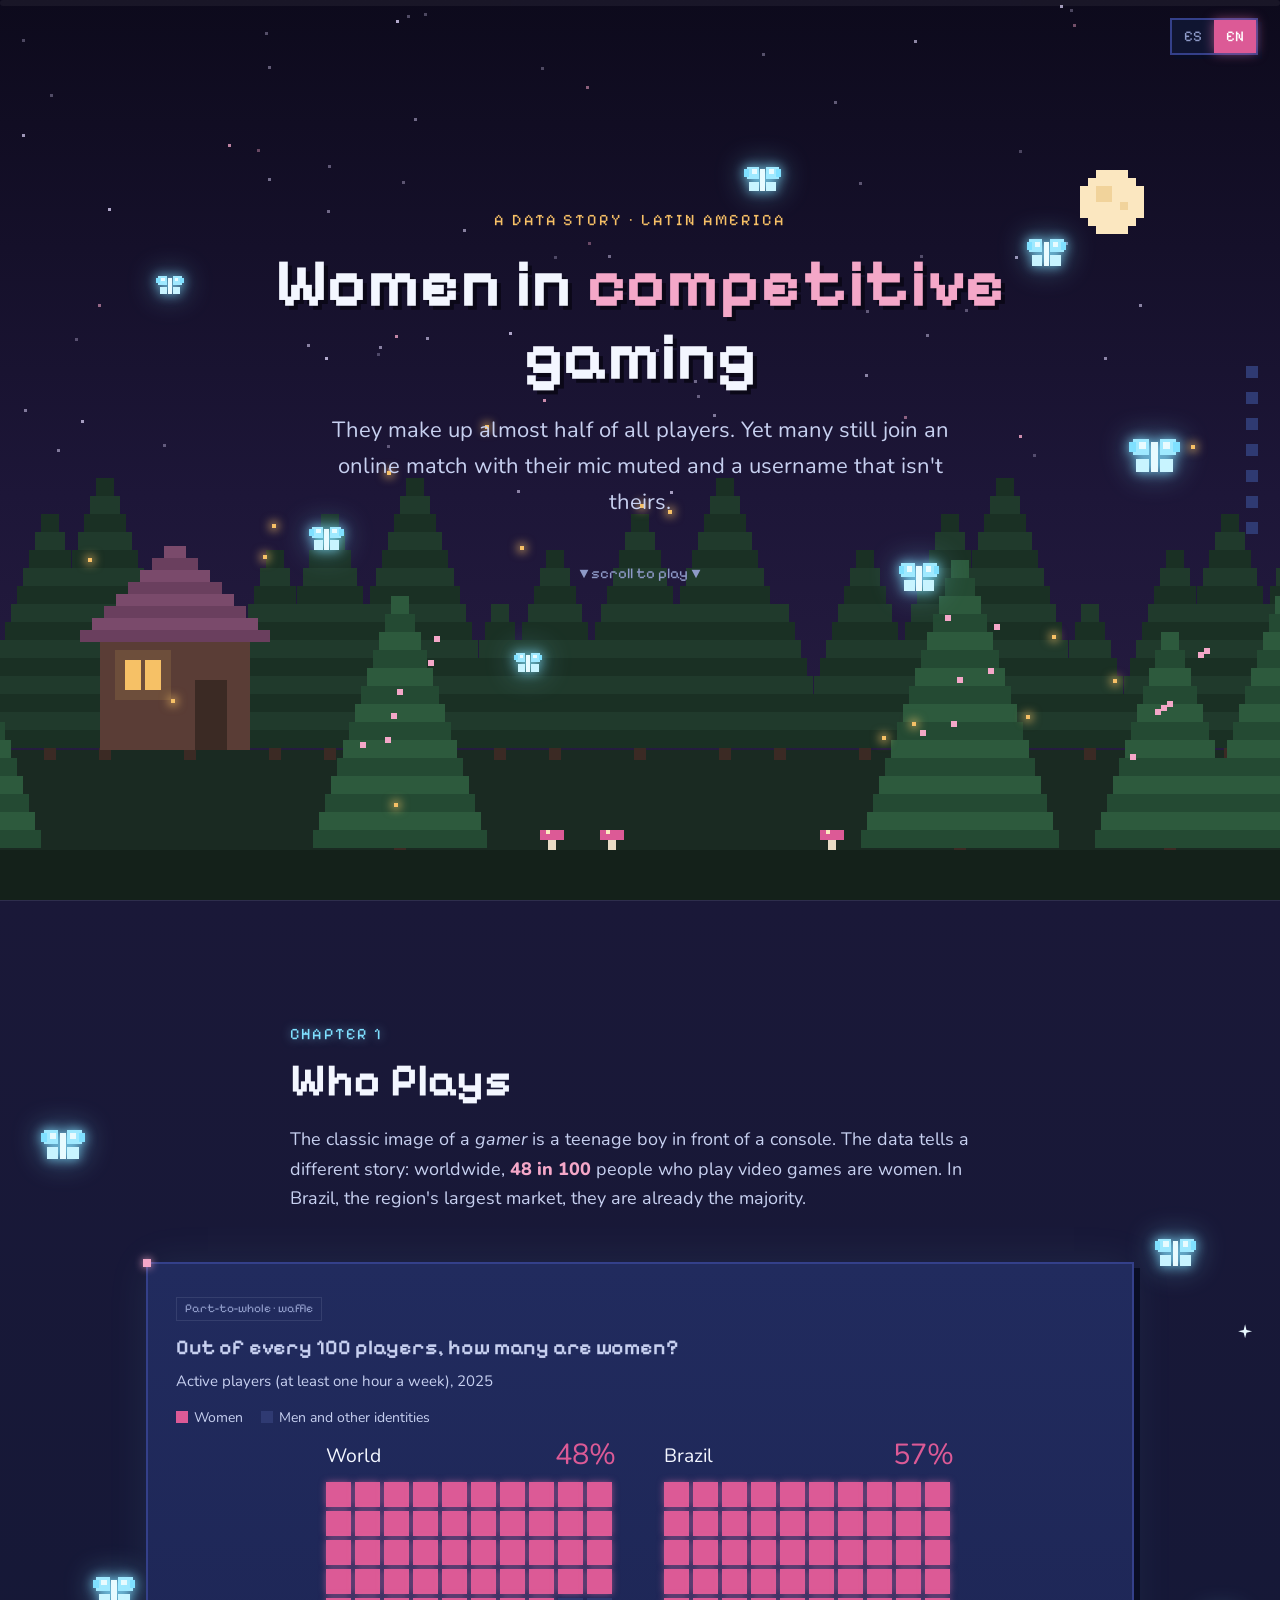
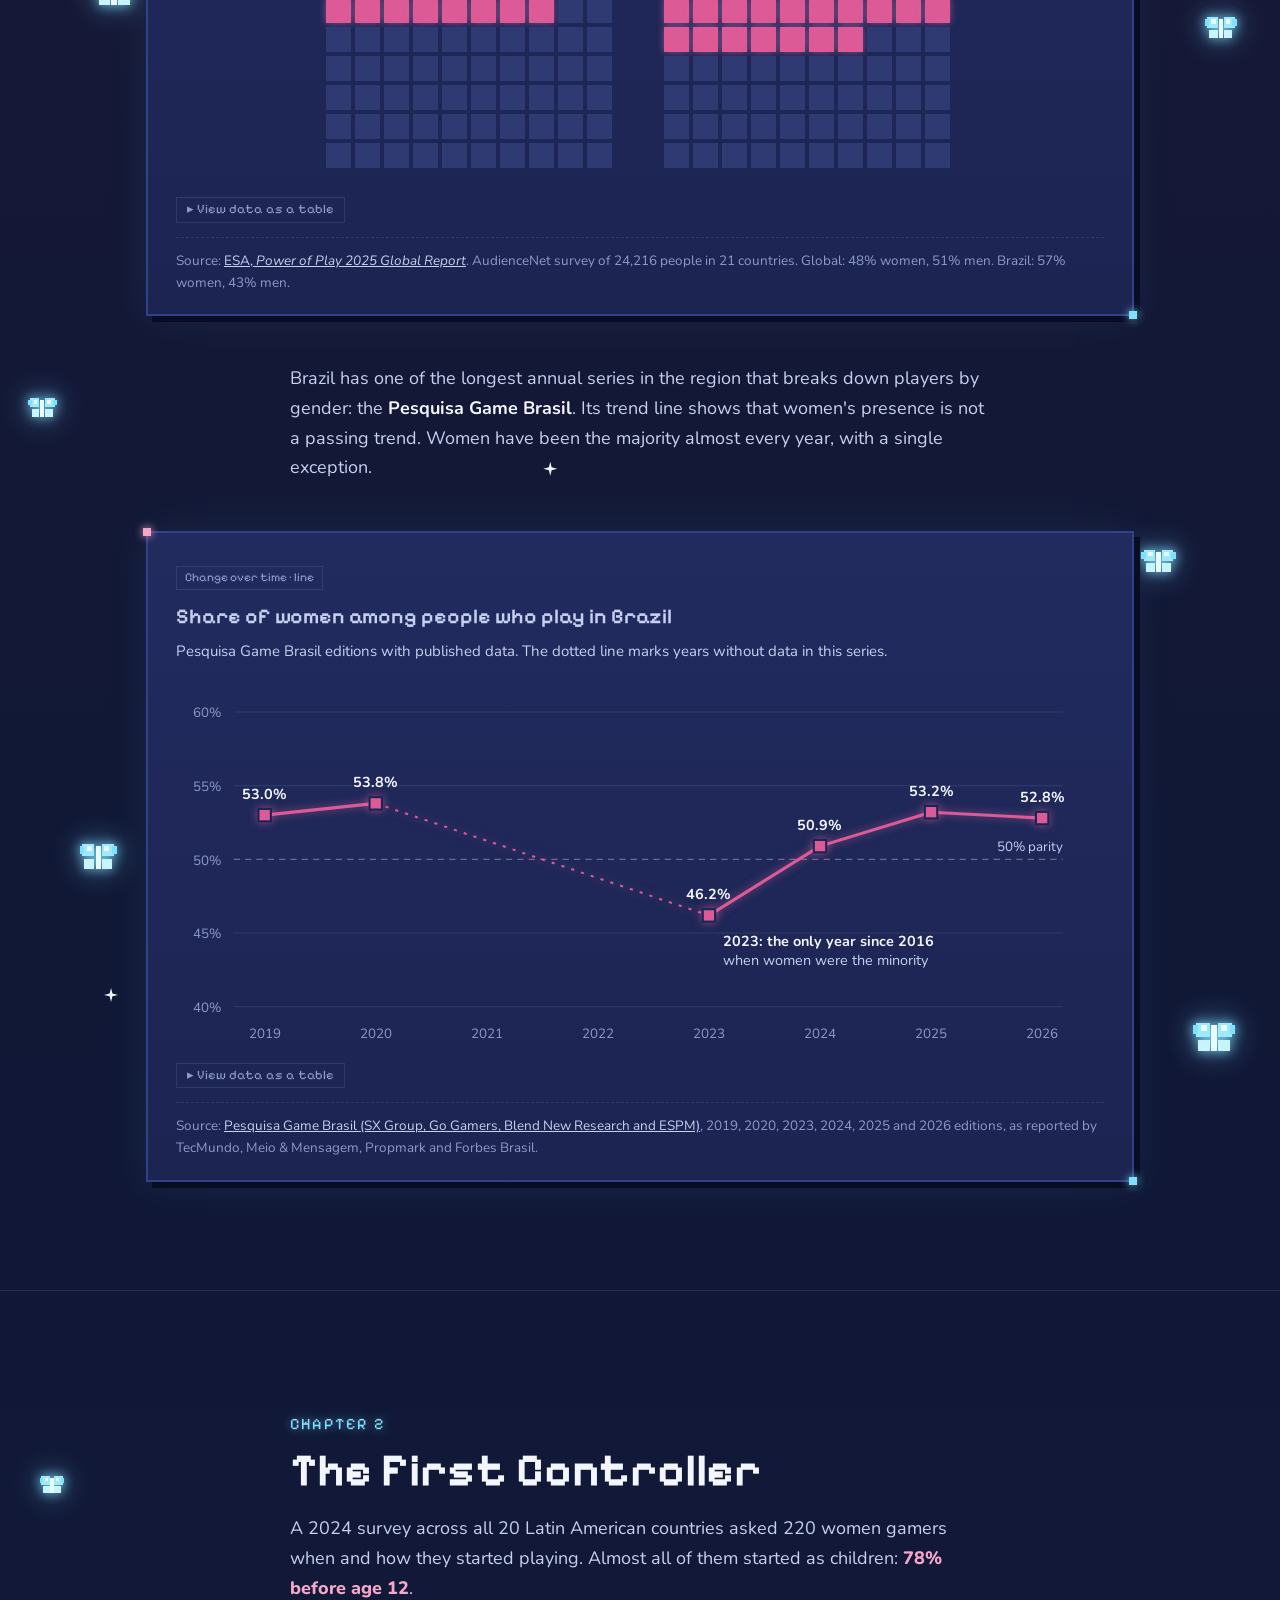
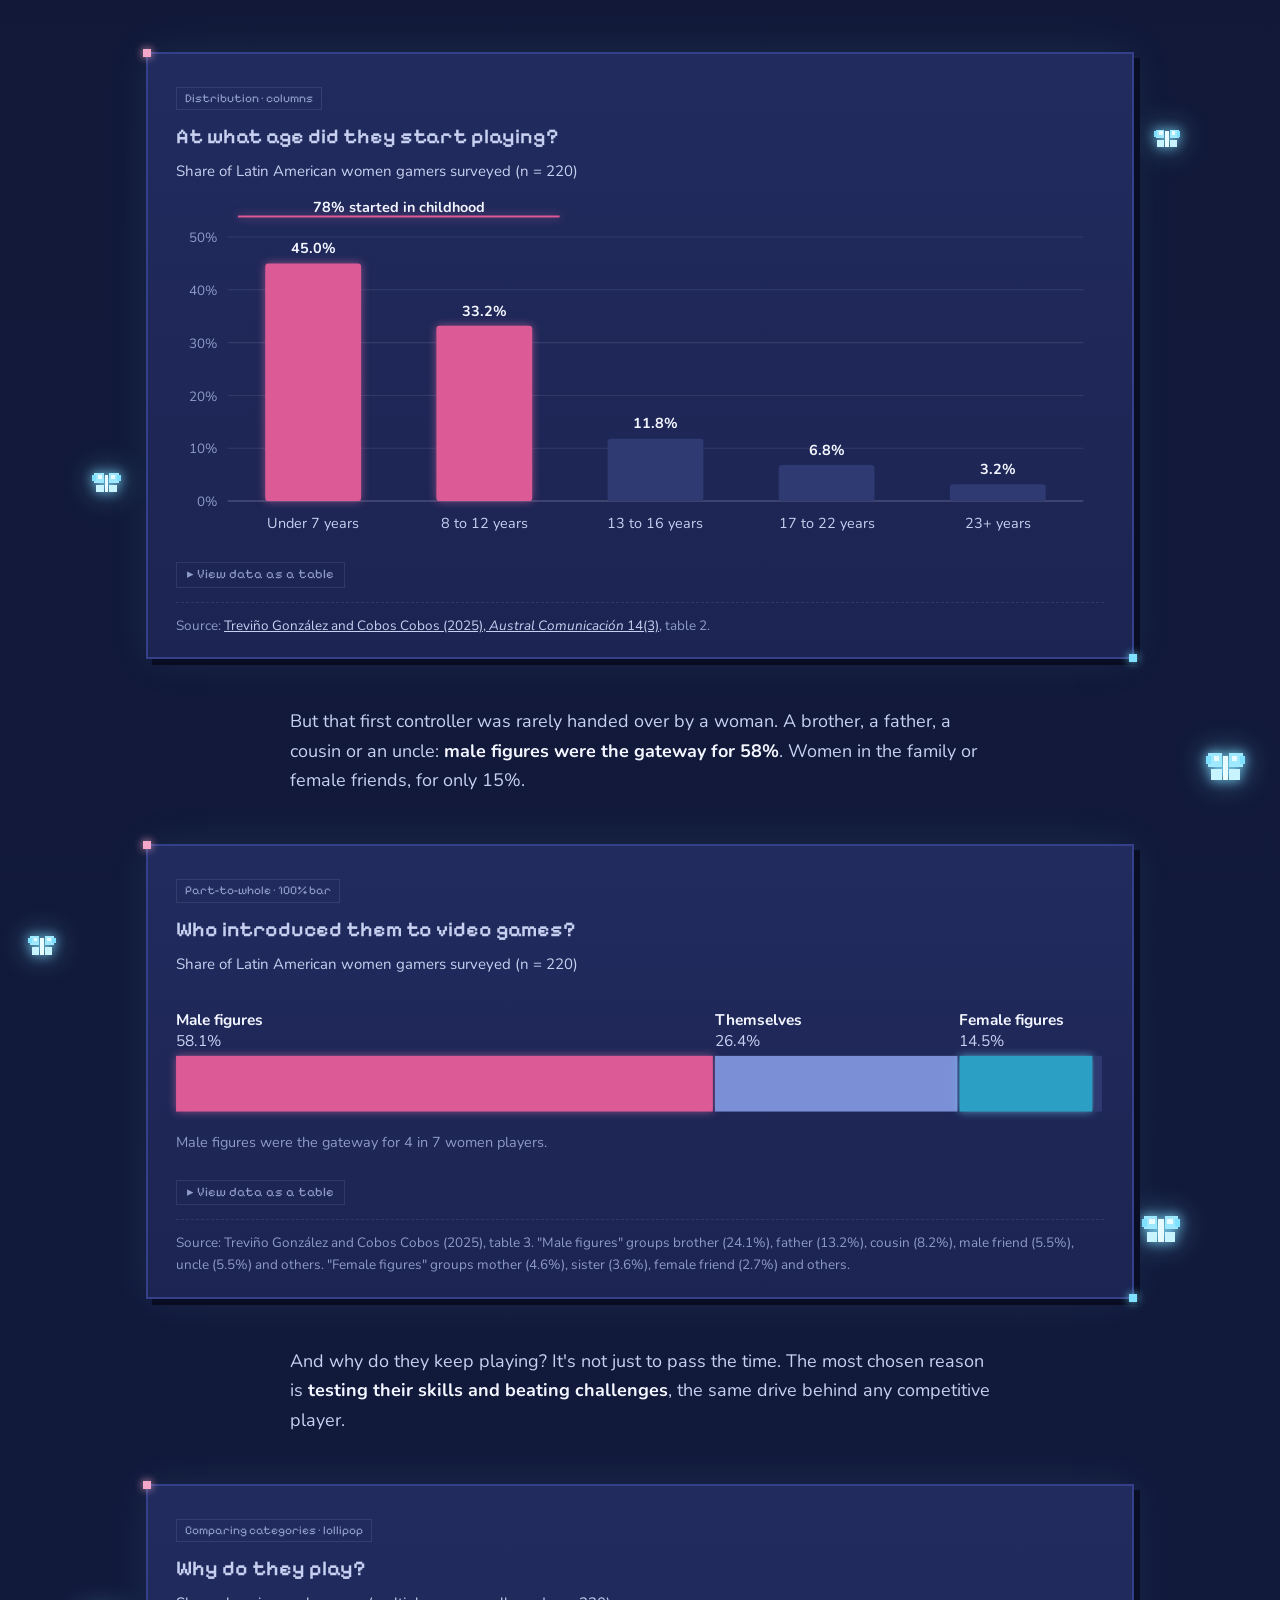
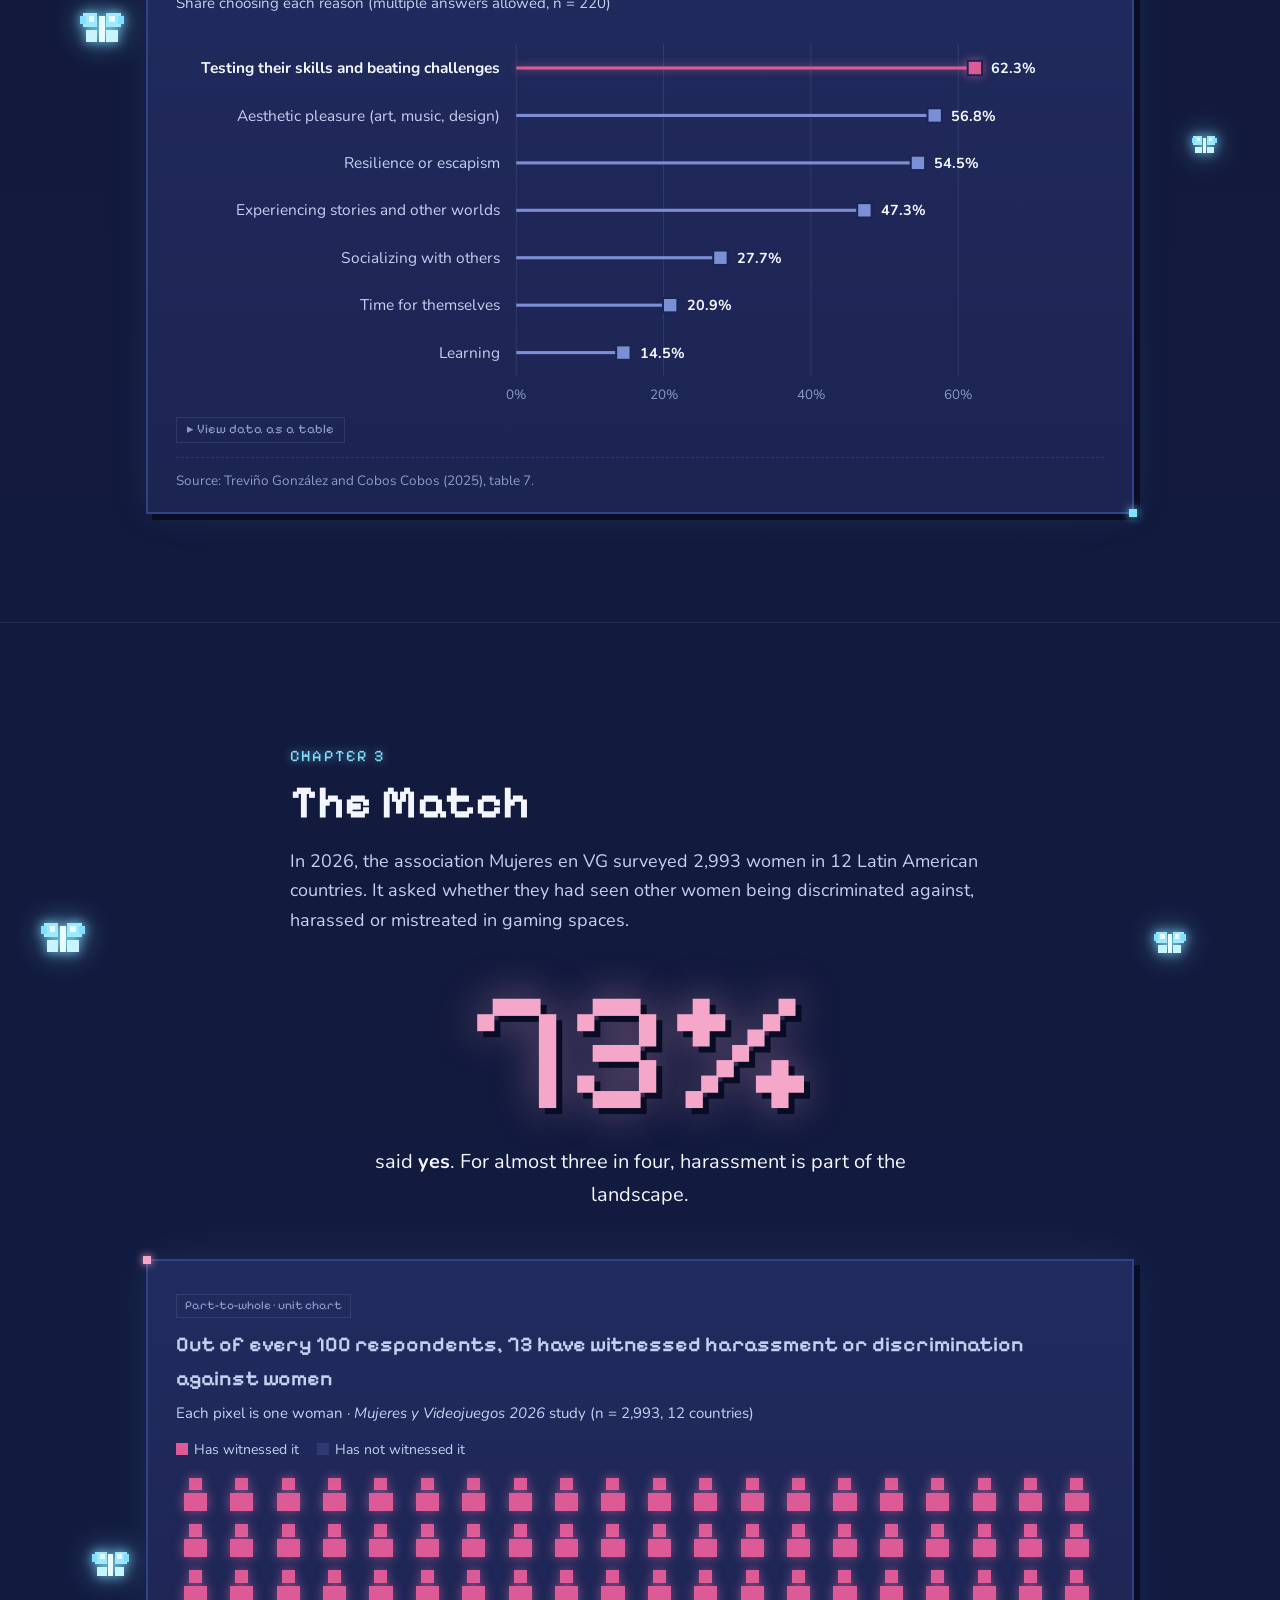
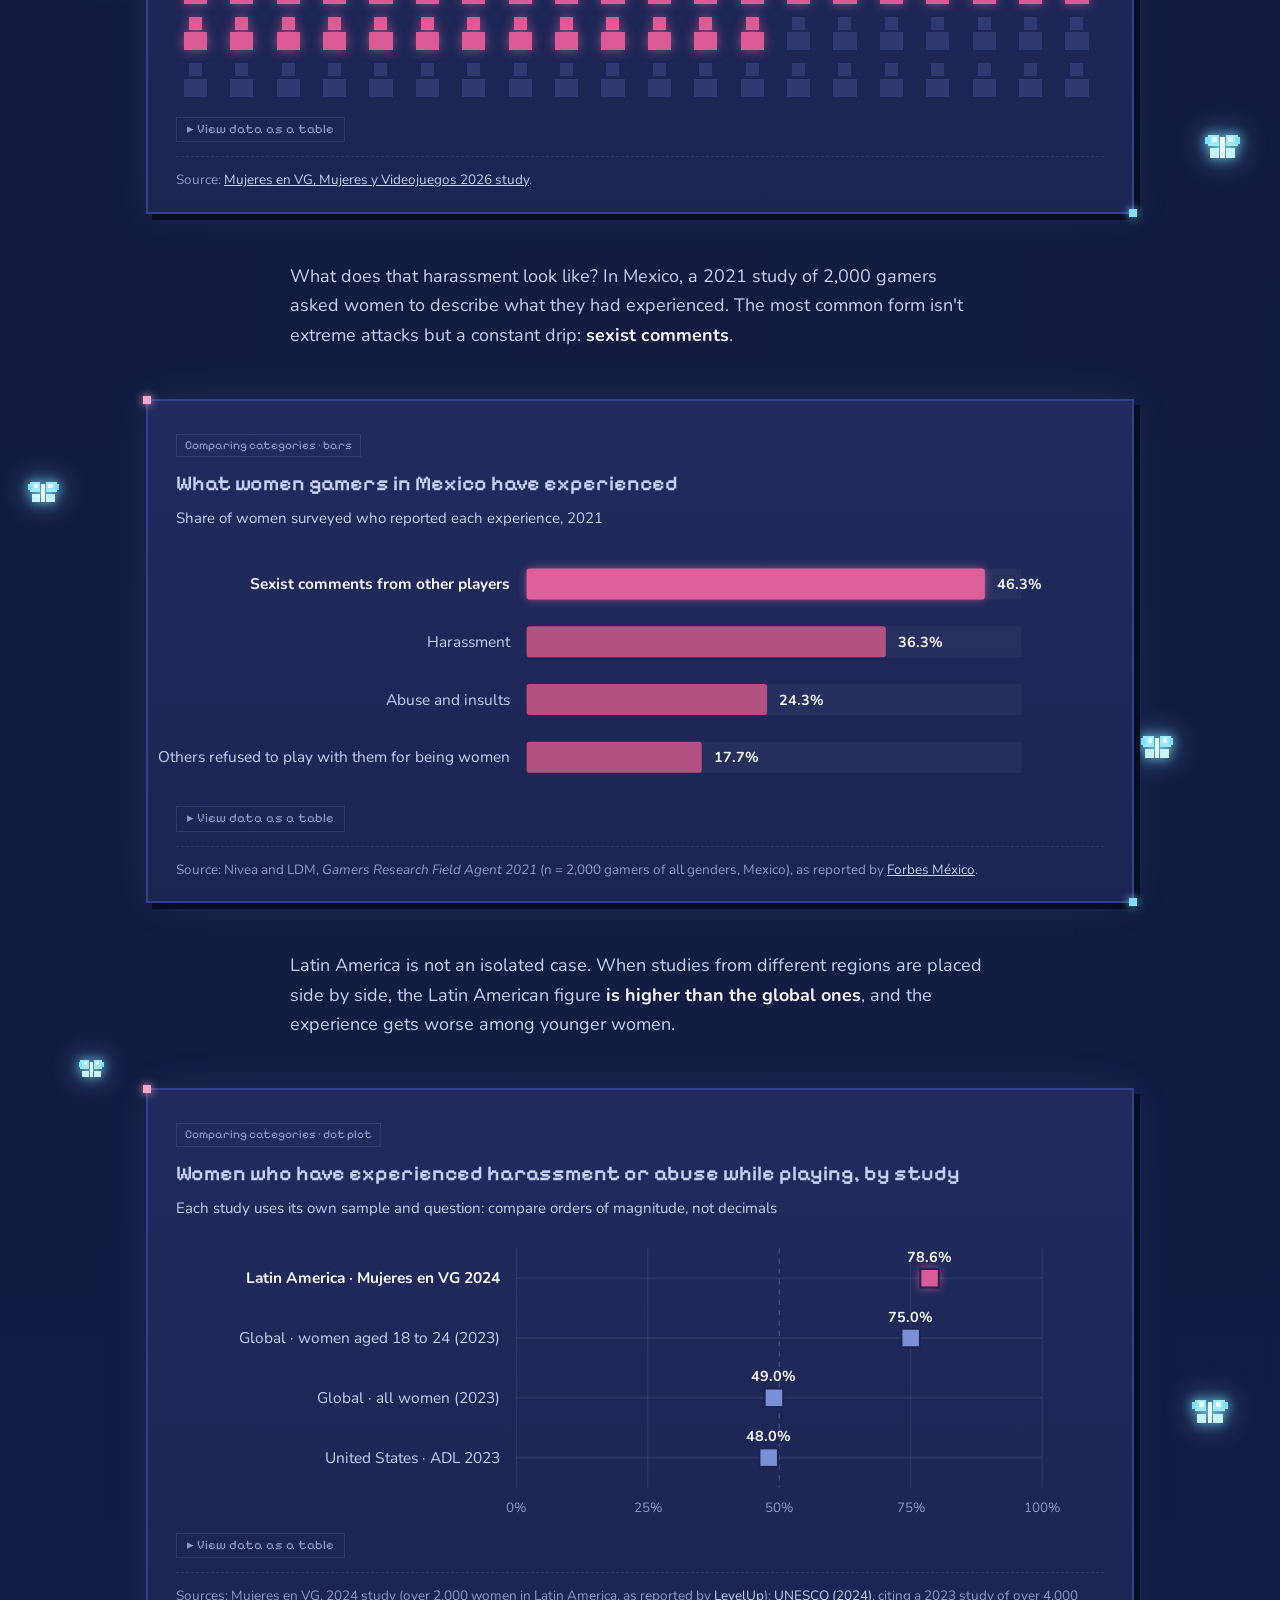
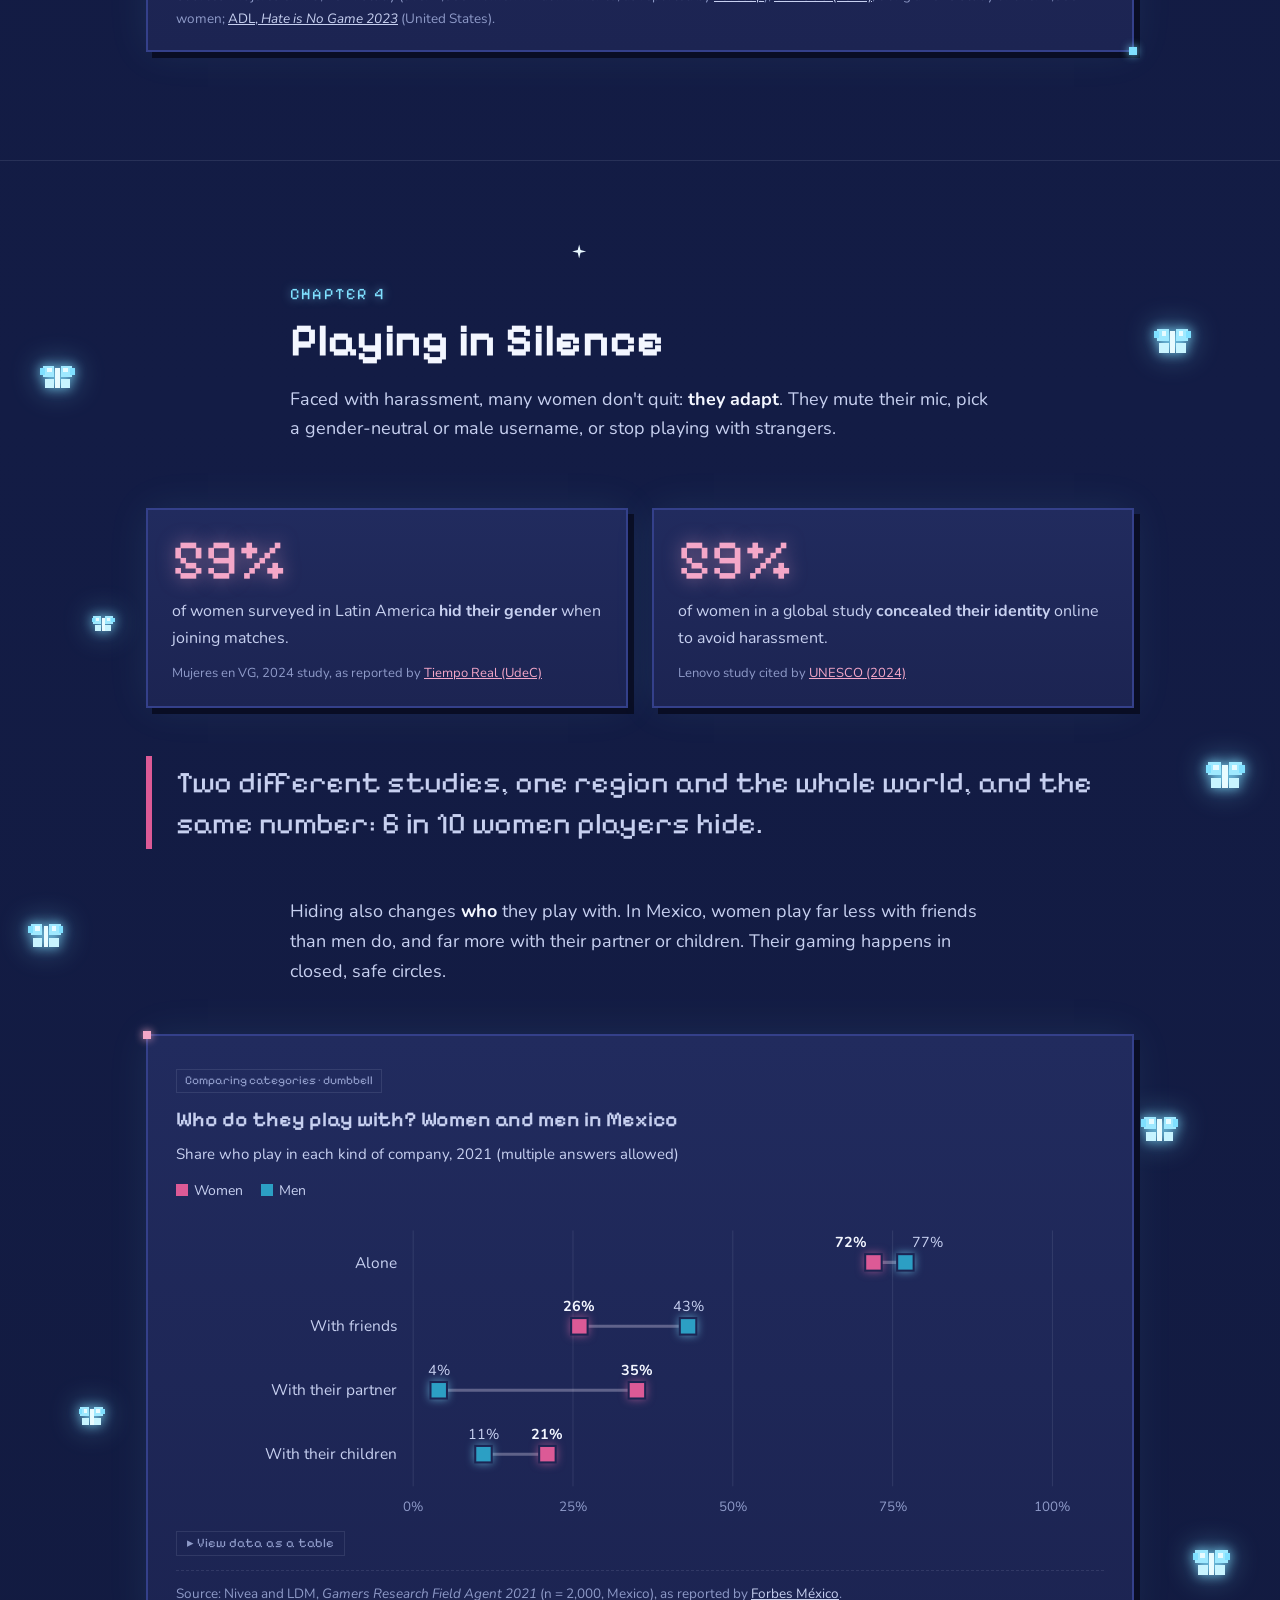
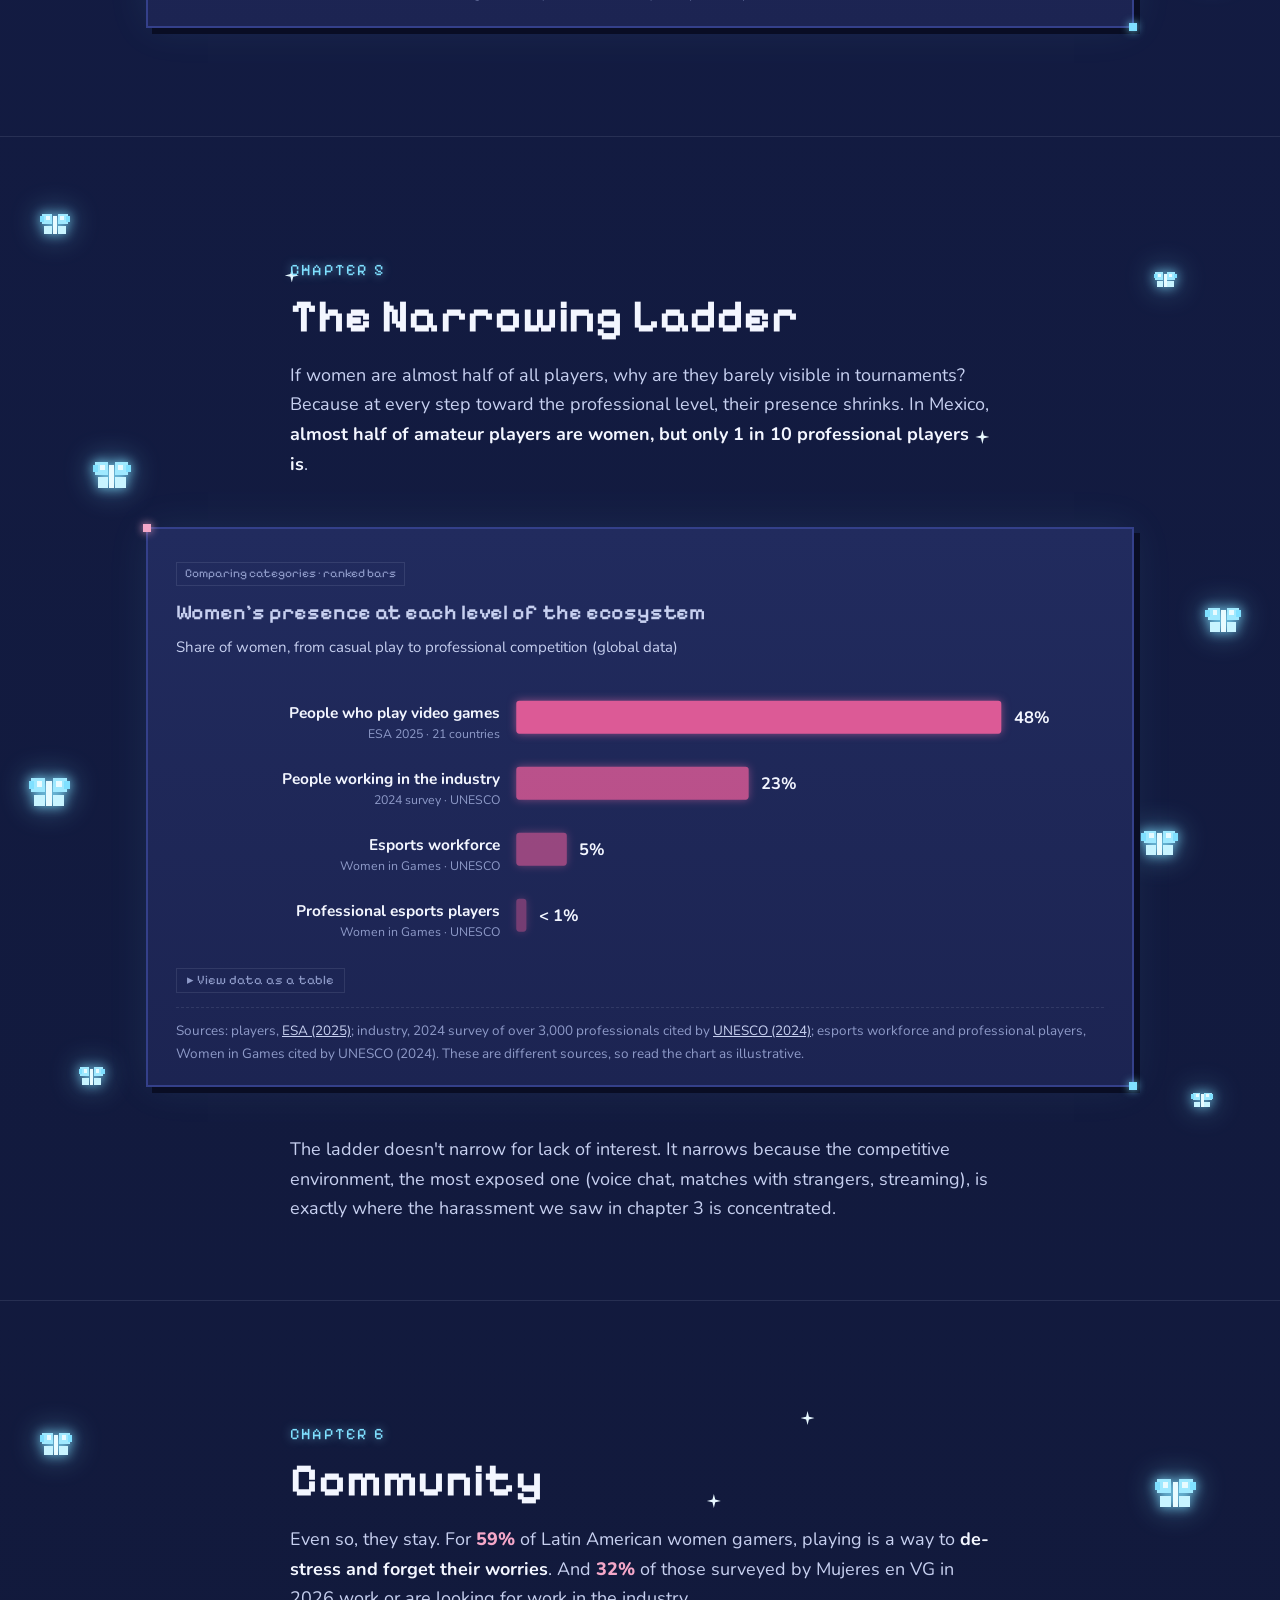
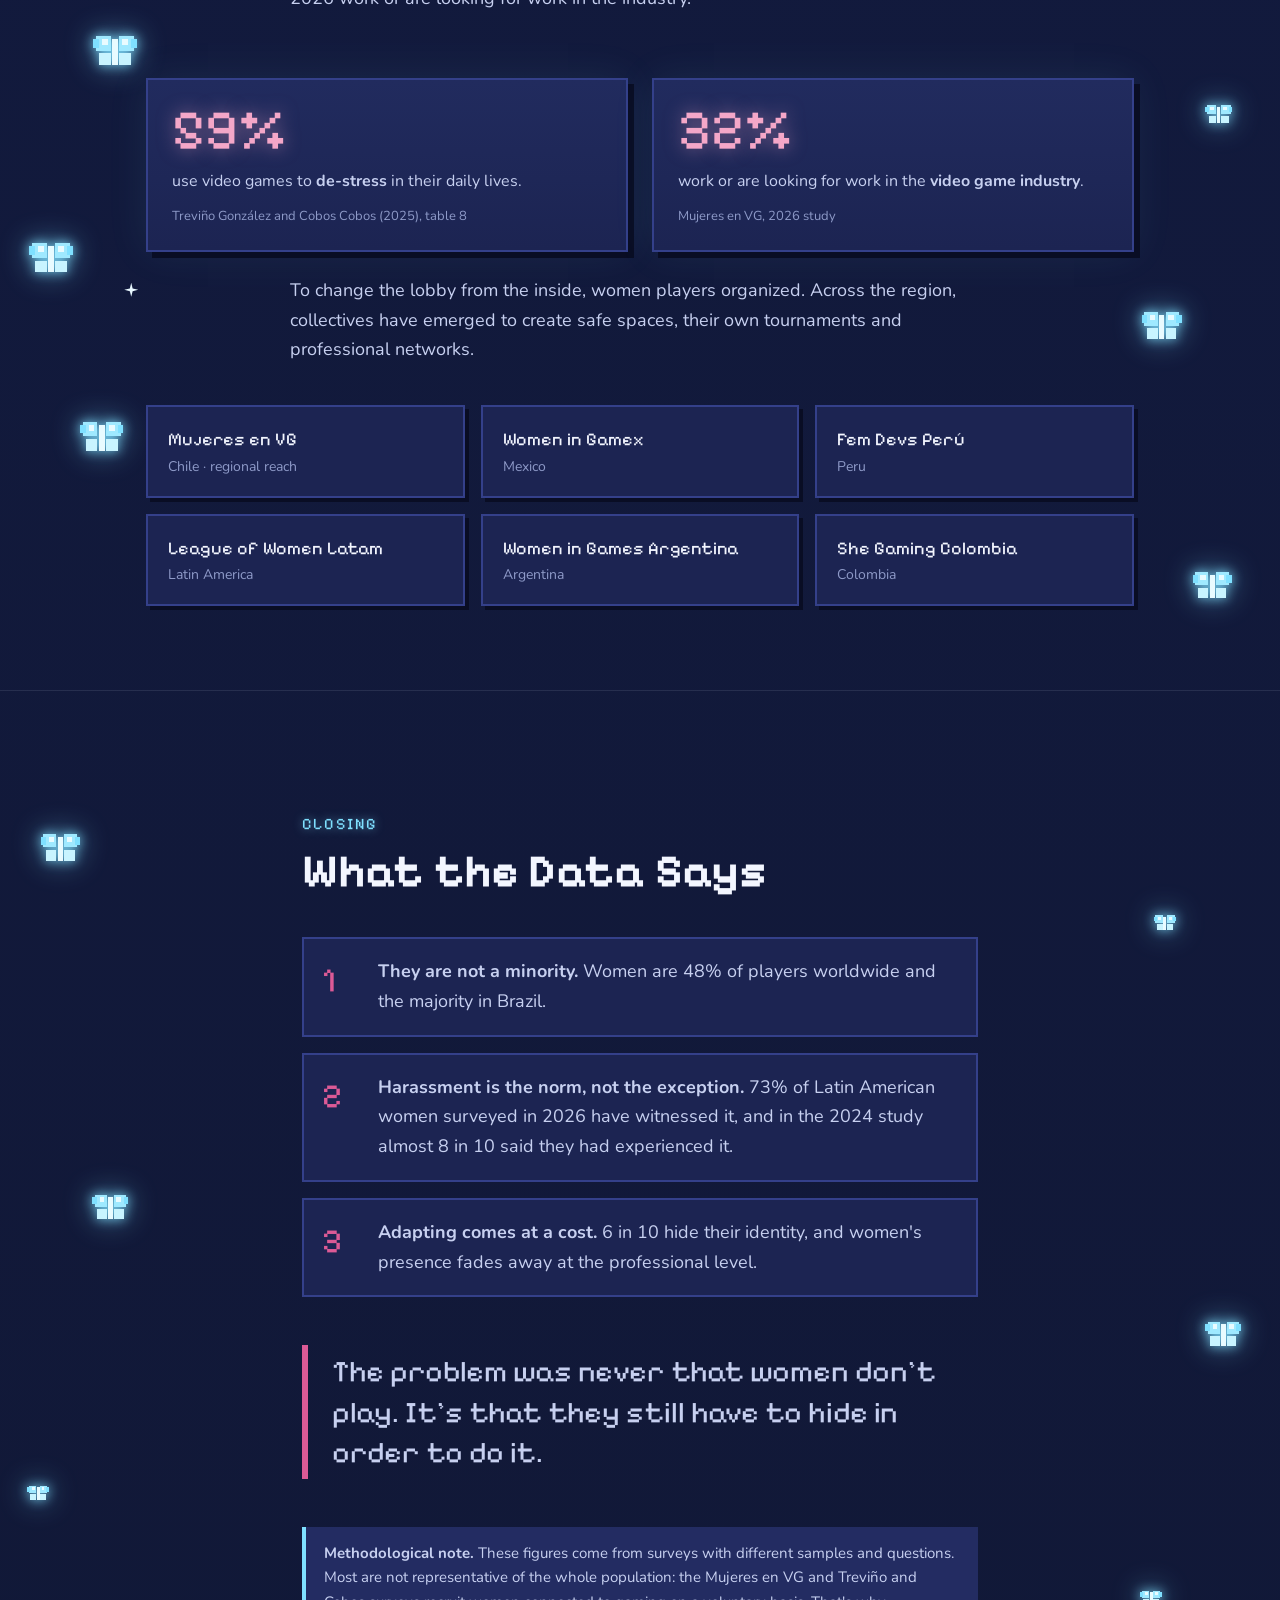
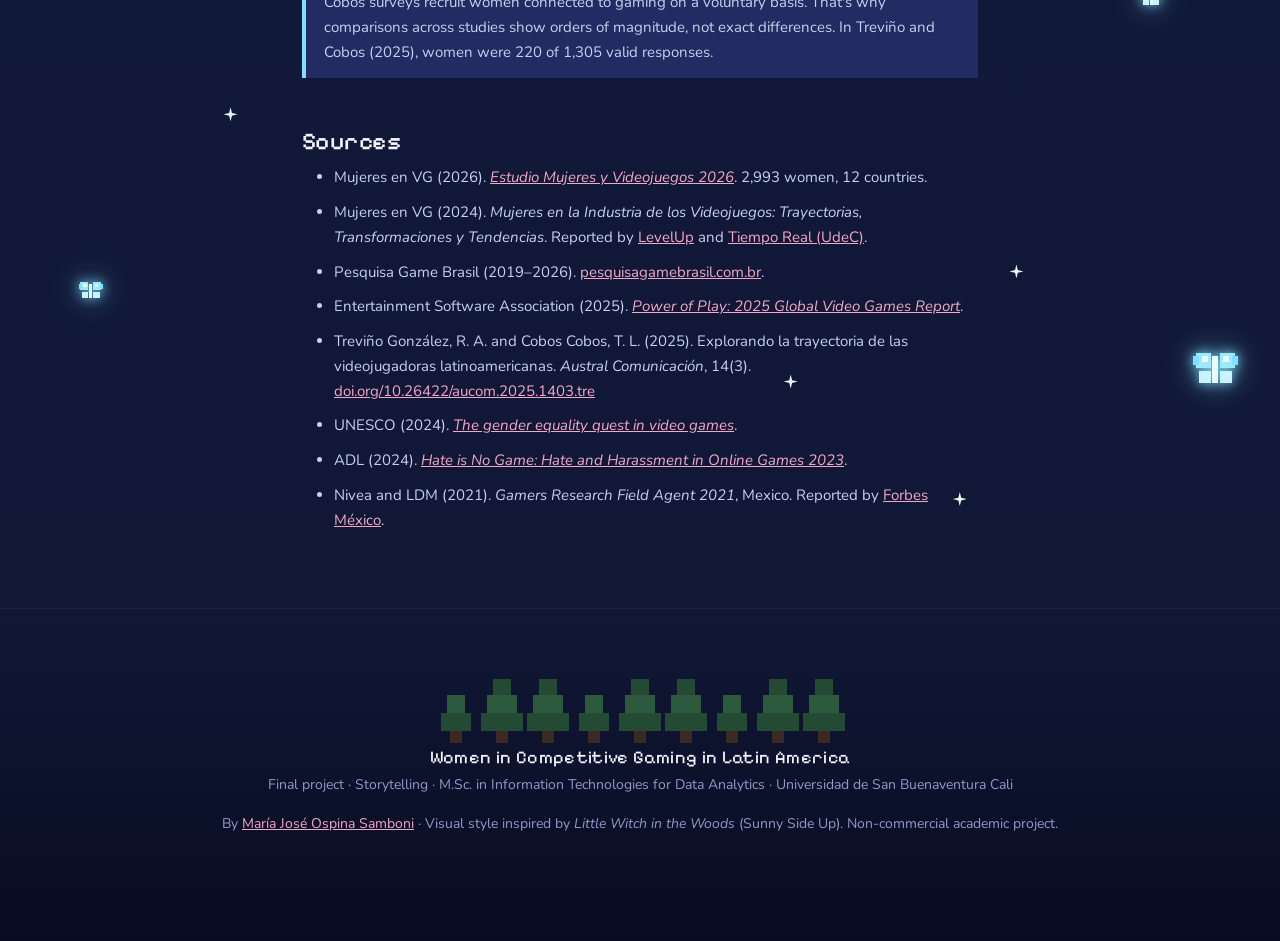
<file: storitelling-eng/index.html>
<!DOCTYPE html>
<html lang="en">
<head>
<meta charset="UTF-8" />
<meta name="viewport" content="width=device-width, initial-scale=1.0" />
<title>Women in Competitive Gaming in Latin America</title>
<meta name="description" content="A data story about the participation, harassment and support networks of women in competitive video games in Latin America." />
<link rel="preconnect" href="https://fonts.googleapis.com" />
<link rel="preconnect" href="https://fonts.gstatic.com" crossorigin />
<link href="https://fonts.googleapis.com/css2?family=Pixelify+Sans:wght@400;600;700&family=Nunito:wght@400;600;700;800&display=swap" rel="stylesheet" />
<link href="https://cdn.jsdelivr.net/npm/bootstrap@5.3.3/dist/css/bootstrap.min.css" rel="stylesheet" />
<link href="assets/css/styles.css" rel="stylesheet" />
</head>
<body>

<div class="progress" aria-hidden="true"><span id="progress"></span></div>

<nav class="lang-switch" aria-label="Language">
  <a href="../storitelling-esp/index.html" hreflang="es" lang="es">ES</a>
  <a href="index.html" class="active" aria-current="page">EN</a>
</nav>

<nav class="chapter-nav" aria-label="Chapters">
  <a href="#c1"><span>1 · Who Plays</span></a>
  <a href="#c2"><span>2 · The First Controller</span></a>
  <a href="#c3"><span>3 · The Match</span></a>
  <a href="#c4"><span>4 · Playing in Silence</span></a>
  <a href="#c5"><span>5 · The Ladder</span></a>
  <a href="#c6"><span>6 · Community</span></a>
  <a href="#closing"><span>Closing</span></a>
</nav>

<!-- ================= HERO ================= -->
<header class="hero" id="top">
  <div class="hero-scene" id="heroScene" aria-hidden="true"></div>
  <div class="hero-copy">
    <div class="eyebrow">A data story · Latin America</div>
    <h1>Women in <em>competitive</em> gaming</h1>
    <p class="lede">They make up almost half of all players. Yet many still join an online match with their mic muted and a username that isn't theirs.</p>
    <div class="scroll-cue">▼ scroll to play ▼</div>
  </div>
</header>

<main>

<!-- ================= CHAPTER 1 ================= -->
<section class="chapter" id="c1">
  <div class="container wrap">
    <div class="chapter-head narrow reveal">
      <div class="chapter-num">Chapter 1</div>
      <h2>Who Plays</h2>
      <p>The classic image of a <em>gamer</em> is a teenage boy in front of a console. The data tells a different story: worldwide, <span class="hl">48 in 100</span> people who play video games are women. In Brazil, the region's largest market, they are already the majority.</p>
    </div>

    <figure class="chart reveal" data-chart="waffles">
      <span class="chart-type">Part-to-whole · waffle</span>
      <p class="chart-title">Out of every 100 players, how many are women?</p>
      <p class="chart-sub">Active players (at least one hour a week), 2025</p>
      <div class="legend"><span><i style="background:var(--women)"></i>Women</span><span><i style="background:var(--rest)"></i>Men and other identities</span></div>
      <div class="chart-body waffles">
        <div id="waffle-world"></div>
        <div id="waffle-brazil"></div>
      </div>
      <figcaption>Source: <a href="https://www.theesa.com/resources/the-global-power-of-play-report/" target="_blank" rel="noopener">ESA, <em>Power of Play 2025 Global Report</em></a>. AudienceNet survey of 24,216 people in 21 countries. Global: 48% women, 51% men. Brazil: 57% women, 43% men.</figcaption>
    </figure>

    <div class="narrow reveal">
      <p>Brazil has one of the longest annual series in the region that breaks down players by gender: the <strong>Pesquisa Game Brasil</strong>. Its trend line shows that women's presence is not a passing trend. Women have been the majority almost every year, with a single exception.</p>
    </div>

    <figure class="chart reveal" data-chart="pgb">
      <span class="chart-type">Change over time · line</span>
      <p class="chart-title">Share of women among people who play in Brazil</p>
      <p class="chart-sub">Pesquisa Game Brasil editions with published data. The dotted line marks years without data in this series.</p>
      <div class="chart-body" id="pgb-line"></div>
      <span class="scroll-hint">swipe to see the full chart →</span>
      <figcaption>Source: <a href="https://www.pesquisagamebrasil.com.br" target="_blank" rel="noopener">Pesquisa Game Brasil (SX Group, Go Gamers, Blend New Research and ESPM)</a>, 2019, 2020, 2023, 2024, 2025 and 2026 editions, as reported by TecMundo, Meio &amp; Mensagem, Propmark and Forbes Brasil.</figcaption>
    </figure>
  </div>
</section>

<!-- ================= CHAPTER 2 ================= -->
<section class="chapter" id="c2">
  <div class="container wrap">
    <div class="chapter-head narrow reveal">
      <div class="chapter-num">Chapter 2</div>
      <h2>The First Controller</h2>
      <p>A 2024 survey across all 20 Latin American countries asked 220 women gamers when and how they started playing. Almost all of them started as children: <span class="hl">78% before age 12</span>.</p>
    </div>

    <figure class="chart reveal" data-chart="age">
      <span class="chart-type">Distribution · columns</span>
      <p class="chart-title">At what age did they start playing?</p>
      <p class="chart-sub">Share of Latin American women gamers surveyed (n = 220)</p>
      <div class="chart-body" id="age-cols"></div>
      <span class="scroll-hint">swipe to see the full chart →</span>
      <figcaption>Source: <a href="https://doi.org/10.26422/aucom.2025.1403.tre" target="_blank" rel="noopener">Treviño González and Cobos Cobos (2025), <em>Austral Comunicación</em> 14(3)</a>, table 2.</figcaption>
    </figure>

    <div class="narrow reveal">
      <p>But that first controller was rarely handed over by a woman. A brother, a father, a cousin or an uncle: <strong>male figures were the gateway for 58%</strong>. Women in the family or female friends, for only 15%.</p>
    </div>

    <figure class="chart reveal" data-chart="intro">
      <span class="chart-type">Part-to-whole · 100% bar</span>
      <p class="chart-title">Who introduced them to video games?</p>
      <p class="chart-sub">Share of Latin American women gamers surveyed (n = 220)</p>
      <div class="chart-body" id="intro-stack"></div>
      <span class="scroll-hint">swipe to see the full chart →</span>
      <figcaption>Source: Treviño González and Cobos Cobos (2025), table 3. "Male figures" groups brother (24.1%), father (13.2%), cousin (8.2%), male friend (5.5%), uncle (5.5%) and others. "Female figures" groups mother (4.6%), sister (3.6%), female friend (2.7%) and others.</figcaption>
    </figure>

    <div class="narrow reveal">
      <p>And why do they keep playing? It's not just to pass the time. The most chosen reason is <strong>testing their skills and beating challenges</strong>, the same drive behind any competitive player.</p>
    </div>

    <figure class="chart reveal" data-chart="reasons">
      <span class="chart-type">Comparing categories · lollipop</span>
      <p class="chart-title">Why do they play?</p>
      <p class="chart-sub">Share choosing each reason (multiple answers allowed, n = 220)</p>
      <div class="chart-body" id="reasons-lolli"></div>
      <span class="scroll-hint">swipe to see the full chart →</span>
      <figcaption>Source: Treviño González and Cobos Cobos (2025), table 7.</figcaption>
    </figure>
  </div>
</section>

<!-- ================= CHAPTER 3 ================= -->
<section class="chapter" id="c3">
  <div class="container wrap">
    <div class="chapter-head narrow reveal">
      <div class="chapter-num">Chapter 3</div>
      <h2>The Match</h2>
      <p>In 2026, the association Mujeres en VG surveyed 2,993 women in 12 Latin American countries. It asked whether they had seen other women being discriminated against, harassed or mistreated in gaming spaces.</p>
    </div>

    <div class="big-number reveal">
      <div class="num" id="count73">0%</div>
      <div class="label">said <strong>yes</strong>. For almost three in four, harassment is part of the landscape.</div>
    </div>

    <figure class="chart reveal" data-chart="units">
      <span class="chart-type">Part-to-whole · unit chart</span>
      <p class="chart-title">Out of every 100 respondents, 73 have witnessed harassment or discrimination against women</p>
      <p class="chart-sub">Each pixel is one woman · <em>Mujeres y Videojuegos 2026</em> study (n = 2,993, 12 countries)</p>
      <div class="legend"><span><i style="background:var(--women)"></i>Has witnessed it</span><span><i style="background:var(--rest)"></i>Has not witnessed it</span></div>
      <div class="chart-body" id="units-73"></div>
      <figcaption>Source: <a href="https://mujeresenvg.cl/mujeres-en-vg-estudio-2026/" target="_blank" rel="noopener">Mujeres en VG, Mujeres y Videojuegos 2026 study</a>.</figcaption>
    </figure>

    <div class="narrow reveal">
      <p>What does that harassment look like? In Mexico, a 2021 study of 2,000 gamers asked women to describe what they had experienced. The most common form isn't extreme attacks but a constant drip: <strong>sexist comments</strong>.</p>
    </div>

    <figure class="chart reveal" data-chart="types">
      <span class="chart-type">Comparing categories · bars</span>
      <p class="chart-title">What women gamers in Mexico have experienced</p>
      <p class="chart-sub">Share of women surveyed who reported each experience, 2021</p>
      <div class="chart-body" id="types-bars"></div>
      <span class="scroll-hint">swipe to see the full chart →</span>
      <figcaption>Source: Nivea and LDM, <em>Gamers Research Field Agent 2021</em> (n = 2,000 gamers of all genders, Mexico), as reported by <a href="https://forbes.com.mx/?p=866986" target="_blank" rel="noopener">Forbes México</a>.</figcaption>
    </figure>

    <div class="narrow reveal">
      <p>Latin America is not an isolated case. When studies from different regions are placed side by side, the Latin American figure <strong>is higher than the global ones</strong>, and the experience gets worse among younger women.</p>
    </div>

    <figure class="chart reveal" data-chart="dots">
      <span class="chart-type">Comparing categories · dot plot</span>
      <p class="chart-title">Women who have experienced harassment or abuse while playing, by study</p>
      <p class="chart-sub">Each study uses its own sample and question: compare orders of magnitude, not decimals</p>
      <div class="chart-body" id="harass-dots"></div>
      <span class="scroll-hint">swipe to see the full chart →</span>
      <figcaption>Sources: Mujeres en VG, 2024 study (over 2,000 women in Latin America, as reported by <a href="https://www.levelup.com/noticias/mujeres-en-vg-un-80-de-las-mujeres-en-la-industria-gamer-ha-sufrido-discriminacion-o-acoso-en-latinoamerica/" target="_blank" rel="noopener">LevelUp</a>); <a href="https://unesdoc.unesco.org/ark:/48223/pf0000391949" target="_blank" rel="noopener">UNESCO (2024)</a>, citing a 2023 study of over 4,000 women; <a href="https://www.adl.org/resources/report/hate-no-game-hate-and-harassment-online-games-2023" target="_blank" rel="noopener">ADL, <em>Hate is No Game 2023</em></a> (United States).</figcaption>
    </figure>
  </div>
</section>

<!-- ================= CHAPTER 4 ================= -->
<section class="chapter" id="c4">
  <div class="container wrap">
    <div class="chapter-head narrow reveal">
      <div class="chapter-num">Chapter 4</div>
      <h2>Playing in Silence</h2>
      <p>Faced with harassment, many women don't quit: <strong>they adapt</strong>. They mute their mic, pick a gender-neutral or male username, or stop playing with strangers.</p>
    </div>

    <div class="row g-4 my-4 reveal">
      <div class="col-md-6"><div class="stat h-100">
        <div class="num">59%</div>
        <div class="label">of women surveyed in Latin America <strong>hid their gender</strong> when joining matches.</div>
        <div class="src">Mujeres en VG, 2024 study, as reported by <a href="https://tiemporeal.periodismoudec.cl/2026/11/03/mujeres-en-videojuegos/" target="_blank" rel="noopener">Tiempo Real (UdeC)</a></div>
      </div></div>
      <div class="col-md-6"><div class="stat h-100">
        <div class="num">59%</div>
        <div class="label">of women in a global study <strong>concealed their identity</strong> online to avoid harassment.</div>
        <div class="src">Lenovo study cited by <a href="https://unesdoc.unesco.org/ark:/48223/pf0000391949" target="_blank" rel="noopener">UNESCO (2024)</a></div>
      </div></div>
    </div>

    <p class="quote reveal">Two different studies, one region and the whole world, and the same number: 6 in 10 women players hide.</p>

    <div class="narrow reveal">
      <p>Hiding also changes <strong>who</strong> they play with. In Mexico, women play far less with friends than men do, and far more with their partner or children. Their gaming happens in closed, safe circles.</p>
    </div>

    <figure class="chart reveal" data-chart="dumbbell">
      <span class="chart-type">Comparing categories · dumbbell</span>
      <p class="chart-title">Who do they play with? Women and men in Mexico</p>
      <p class="chart-sub">Share who play in each kind of company, 2021 (multiple answers allowed)</p>
      <div class="legend"><span><i style="background:var(--women)"></i>Women</span><span><i style="background:var(--men)"></i>Men</span></div>
      <div class="chart-body" id="who-dumbbell"></div>
      <span class="scroll-hint">swipe to see the full chart →</span>
      <figcaption>Source: Nivea and LDM, <em>Gamers Research Field Agent 2021</em> (n = 2,000, Mexico), as reported by <a href="https://forbes.com.mx/?p=866986" target="_blank" rel="noopener">Forbes México</a>.</figcaption>
    </figure>
  </div>
</section>

<!-- ================= CHAPTER 5 ================= -->
<section class="chapter" id="c5">
  <div class="container wrap">
    <div class="chapter-head narrow reveal">
      <div class="chapter-num">Chapter 5</div>
      <h2>The Narrowing Ladder</h2>
      <p>If women are almost half of all players, why are they barely visible in tournaments? Because at every step toward the professional level, their presence shrinks. In Mexico, <strong>almost half of amateur players are women, but only 1 in 10 professional players is</strong>.</p>
    </div>

    <figure class="chart reveal" data-chart="ladder">
      <span class="chart-type">Comparing categories · ranked bars</span>
      <p class="chart-title">Women's presence at each level of the ecosystem</p>
      <p class="chart-sub">Share of women, from casual play to professional competition (global data)</p>
      <div class="chart-body" id="ladder-bars"></div>
      <span class="scroll-hint">swipe to see the full chart →</span>
      <figcaption>Sources: players, <a href="https://www.theesa.com/resources/the-global-power-of-play-report/" target="_blank" rel="noopener">ESA (2025)</a>; industry, 2024 survey of over 3,000 professionals cited by <a href="https://unesdoc.unesco.org/ark:/48223/pf0000391949" target="_blank" rel="noopener">UNESCO (2024)</a>; esports workforce and professional players, Women in Games cited by UNESCO (2024). These are different sources, so read the chart as illustrative.</figcaption>
    </figure>

    <div class="narrow reveal">
      <p>The ladder doesn't narrow for lack of interest. It narrows because the competitive environment, the most exposed one (voice chat, matches with strangers, streaming), is exactly where the harassment we saw in chapter 3 is concentrated.</p>
    </div>
  </div>
</section>

<!-- ================= CHAPTER 6 ================= -->
<section class="chapter" id="c6">
  <div class="container wrap">
    <div class="chapter-head narrow reveal">
      <div class="chapter-num">Chapter 6</div>
      <h2>Community</h2>
      <p>Even so, they stay. For <span class="hl">59%</span> of Latin American women gamers, playing is a way to <strong>de-stress and forget their worries</strong>. And <span class="hl">32%</span> of those surveyed by Mujeres en VG in 2026 work or are looking for work in the industry.</p>
    </div>

    <div class="row g-4 my-4 reveal">
      <div class="col-md-6"><div class="stat h-100">
        <div class="num">59%</div>
        <div class="label">use video games to <strong>de-stress</strong> in their daily lives.</div>
        <div class="src">Treviño González and Cobos Cobos (2025), table 8</div>
      </div></div>
      <div class="col-md-6"><div class="stat h-100">
        <div class="num">32%</div>
        <div class="label">work or are looking for work in the <strong>video game industry</strong>.</div>
        <div class="src">Mujeres en VG, 2026 study</div>
      </div></div>
    </div>

    <div class="narrow reveal">
      <p>To change the lobby from the inside, women players organized. Across the region, collectives have emerged to create safe spaces, their own tournaments and professional networks.</p>
    </div>

    <div class="row g-3 my-4 reveal">
      <div class="col-6 col-lg-4"><div class="group h-100"><div class="name">Mujeres en VG</div><div class="where">Chile · regional reach</div></div></div>
      <div class="col-6 col-lg-4"><div class="group h-100"><div class="name">Women in Gamex</div><div class="where">Mexico</div></div></div>
      <div class="col-6 col-lg-4"><div class="group h-100"><div class="name">Fem Devs Perú</div><div class="where">Peru</div></div></div>
      <div class="col-6 col-lg-4"><div class="group h-100"><div class="name">League of Women Latam</div><div class="where">Latin America</div></div></div>
      <div class="col-6 col-lg-4"><div class="group h-100"><div class="name">Women in Games Argentina</div><div class="where">Argentina</div></div></div>
      <div class="col-6 col-lg-4"><div class="group h-100"><div class="name">She Gaming Colombia</div><div class="where">Colombia</div></div></div>
    </div>
  </div>
</section>

<!-- ================= CLOSING ================= -->
<section class="chapter" id="closing">
  <div class="container wrap narrow">
    <div class="chapter-head reveal">
      <div class="chapter-num">Closing</div>
      <h2>What the Data Says</h2>
    </div>
    <ol class="takeaways reveal">
      <li><strong>They are not a minority.</strong> Women are 48% of players worldwide and the majority in Brazil.</li>
      <li><strong>Harassment is the norm, not the exception.</strong> 73% of Latin American women surveyed in 2026 have witnessed it, and in the 2024 study almost 8 in 10 said they had experienced it.</li>
      <li><strong>Adapting comes at a cost.</strong> 6 in 10 hide their identity, and women's presence fades away at the professional level.</li>
    </ol>
    <p class="quote reveal">The problem was never that women don't play. It's that they still have to hide in order to do it.</p>

    <div class="note reveal">
      <strong>Methodological note.</strong> These figures come from surveys with different samples and questions. Most are not representative of the whole population: the Mujeres en VG and Treviño and Cobos surveys recruit women connected to gaming on a voluntary basis. That's why comparisons across studies show orders of magnitude, not exact differences. In Treviño and Cobos (2025), women were 220 of 1,305 valid responses.
    </div>

    <h3 class="pixel reveal" style="font-size:24px;margin-top:50px">Sources</h3>
    <ul class="sources reveal">
      <li>Mujeres en VG (2026). <a href="https://mujeresenvg.cl/mujeres-en-vg-estudio-2026/" target="_blank" rel="noopener"><em>Estudio Mujeres y Videojuegos 2026</em></a>. 2,993 women, 12 countries.</li>
      <li>Mujeres en VG (2024). <em>Mujeres en la Industria de los Videojuegos: Trayectorias, Transformaciones y Tendencias</em>. Reported by <a href="https://www.levelup.com/noticias/mujeres-en-vg-un-80-de-las-mujeres-en-la-industria-gamer-ha-sufrido-discriminacion-o-acoso-en-latinoamerica/" target="_blank" rel="noopener">LevelUp</a> and <a href="https://tiemporeal.periodismoudec.cl/2026/11/03/mujeres-en-videojuegos/" target="_blank" rel="noopener">Tiempo Real (UdeC)</a>.</li>
      <li>Pesquisa Game Brasil (2019–2026). <a href="https://www.pesquisagamebrasil.com.br" target="_blank" rel="noopener">pesquisagamebrasil.com.br</a>.</li>
      <li>Entertainment Software Association (2025). <a href="https://www.theesa.com/resources/the-global-power-of-play-report/" target="_blank" rel="noopener"><em>Power of Play: 2025 Global Video Games Report</em></a>.</li>
      <li>Treviño González, R. A. and Cobos Cobos, T. L. (2025). Explorando la trayectoria de las videojugadoras latinoamericanas. <em>Austral Comunicación</em>, 14(3). <a href="https://doi.org/10.26422/aucom.2025.1403.tre" target="_blank" rel="noopener">doi.org/10.26422/aucom.2025.1403.tre</a></li>
      <li>UNESCO (2024). <a href="https://unesdoc.unesco.org/ark:/48223/pf0000391949" target="_blank" rel="noopener"><em>The gender equality quest in video games</em></a>.</li>
      <li>ADL (2024). <a href="https://www.adl.org/resources/report/hate-no-game-hate-and-harassment-online-games-2023" target="_blank" rel="noopener"><em>Hate is No Game: Hate and Harassment in Online Games 2023</em></a>.</li>
      <li>Nivea and LDM (2021). <em>Gamers Research Field Agent 2021</em>, Mexico. Reported by <a href="https://forbes.com.mx/?p=866986" target="_blank" rel="noopener">Forbes México</a>.</li>
    </ul>
  </div>
</section>
</main>

<footer>
  <svg class="divider" id="footerTrees" aria-hidden="true"></svg>
  <div class="pixel">Women in Competitive Gaming in Latin America</div>
  <p>Final project · Storytelling · M.Sc. in Information Technologies for Data Analytics · Universidad de San Buenaventura Cali</p>
  <p>By <a href="https://github.com/naksu707" target="_blank" rel="noopener">María José Ospina Samboni</a> · Visual style inspired by <em>Little Witch in the Woods</em> (Sunny Side Up). Non-commercial academic project.</p>
</footer>

<div class="tip" id="tip" role="tooltip"></div>

<script src="https://cdn.jsdelivr.net/npm/bootstrap@5.3.3/dist/js/bootstrap.bundle.min.js"></script>
<script src="assets/js/main.js"></script>
</body>
</html>
</file>
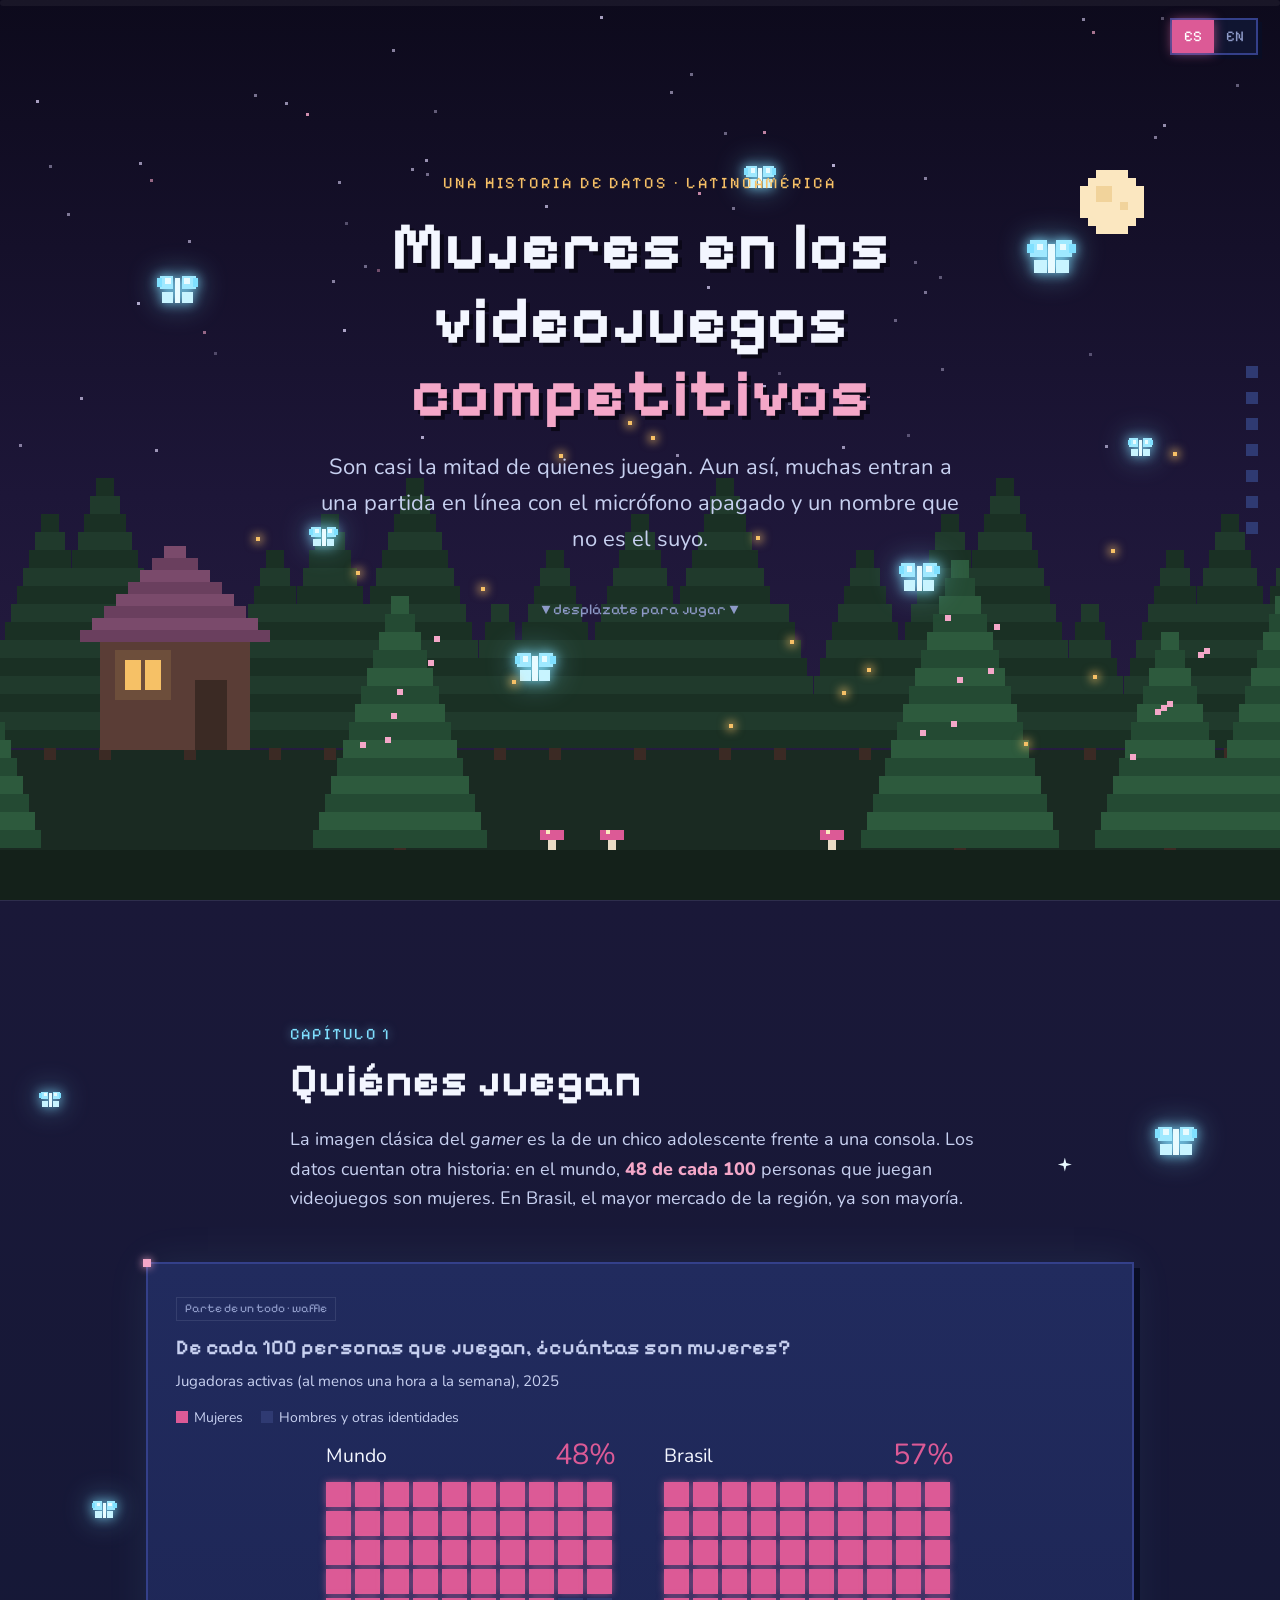
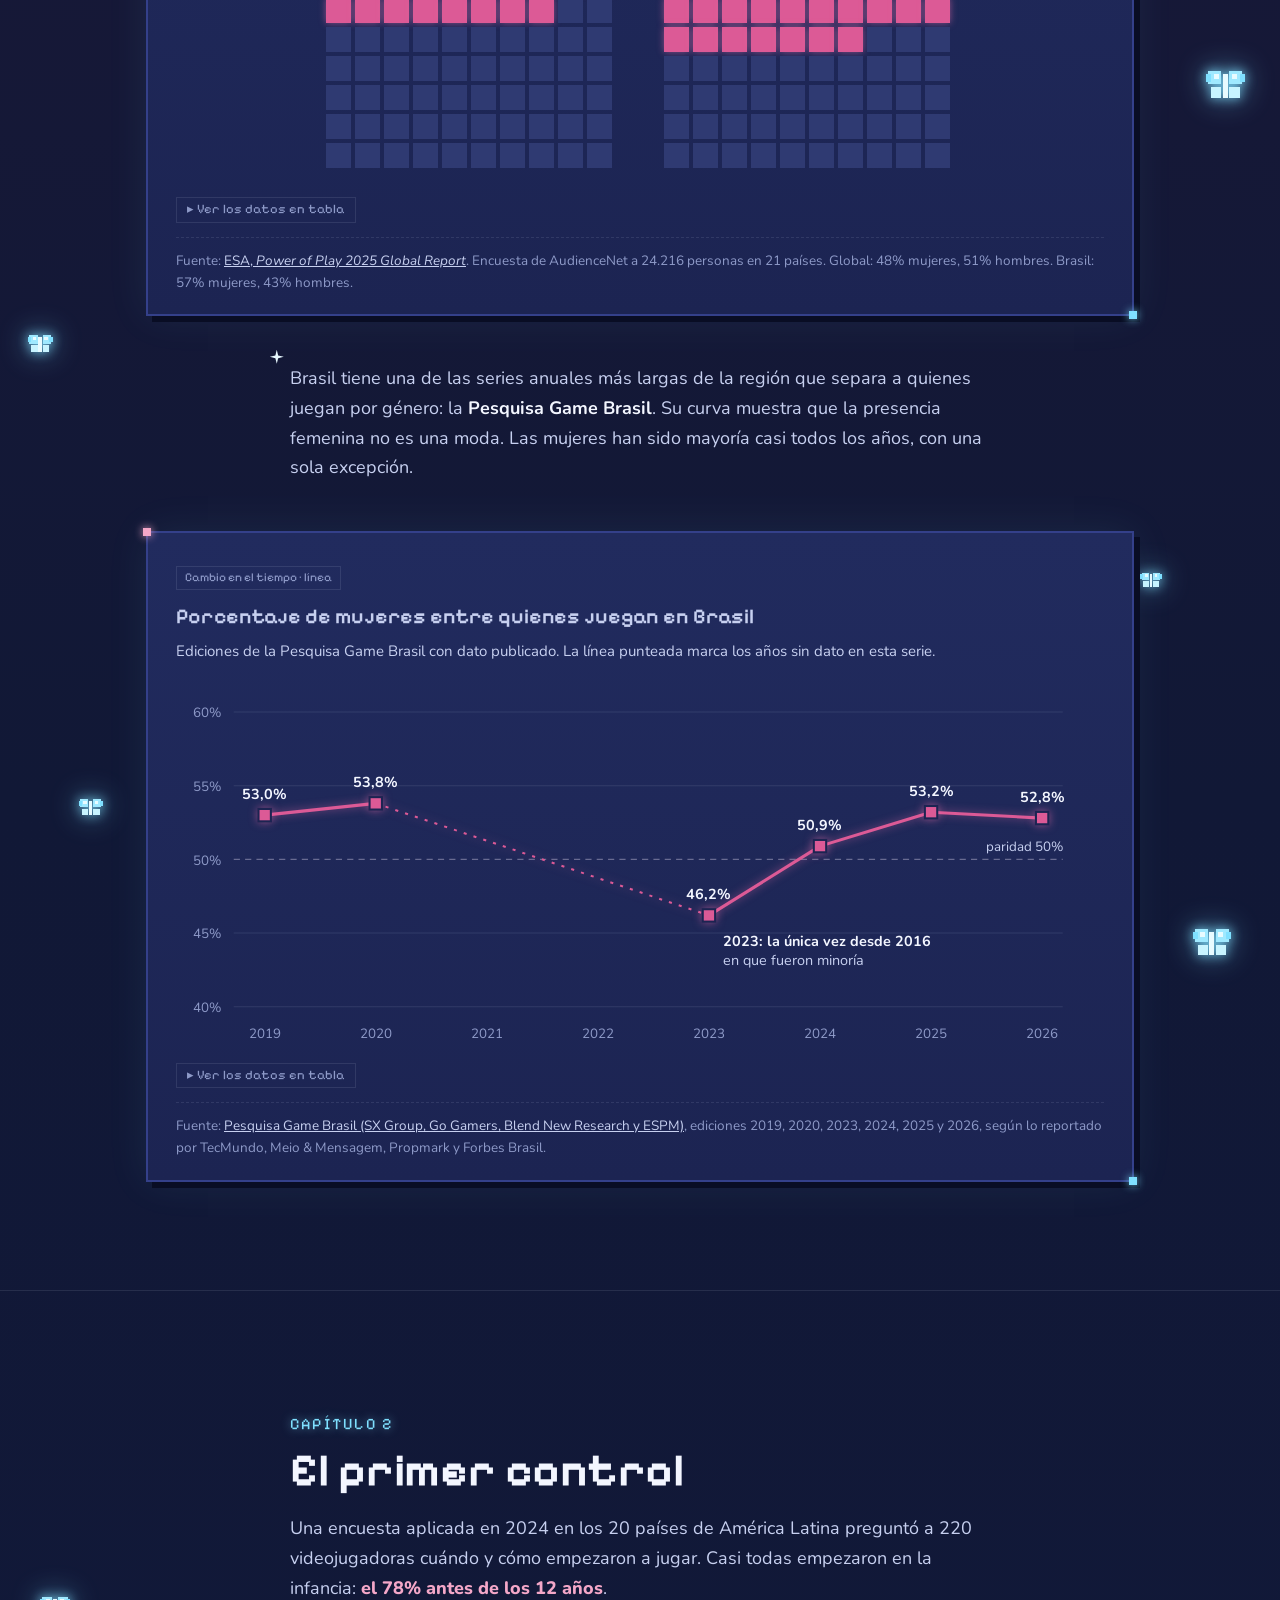
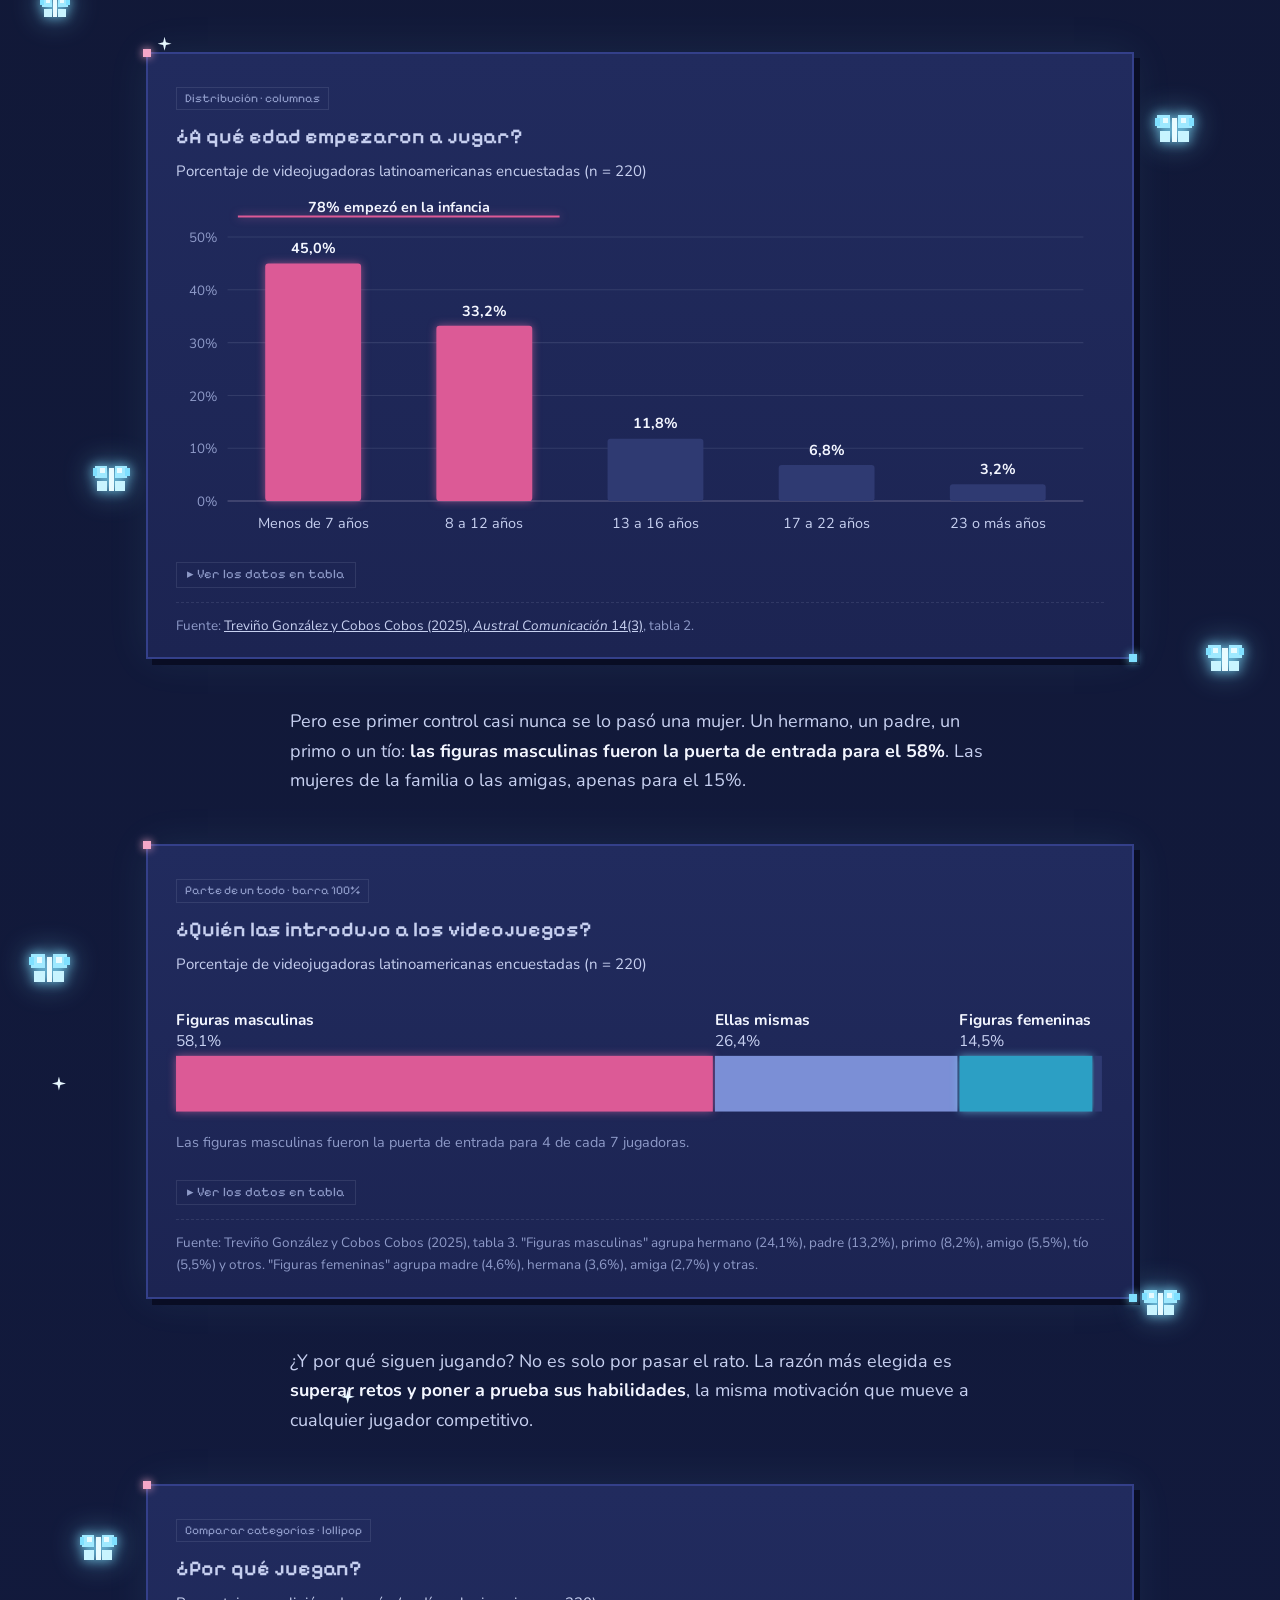
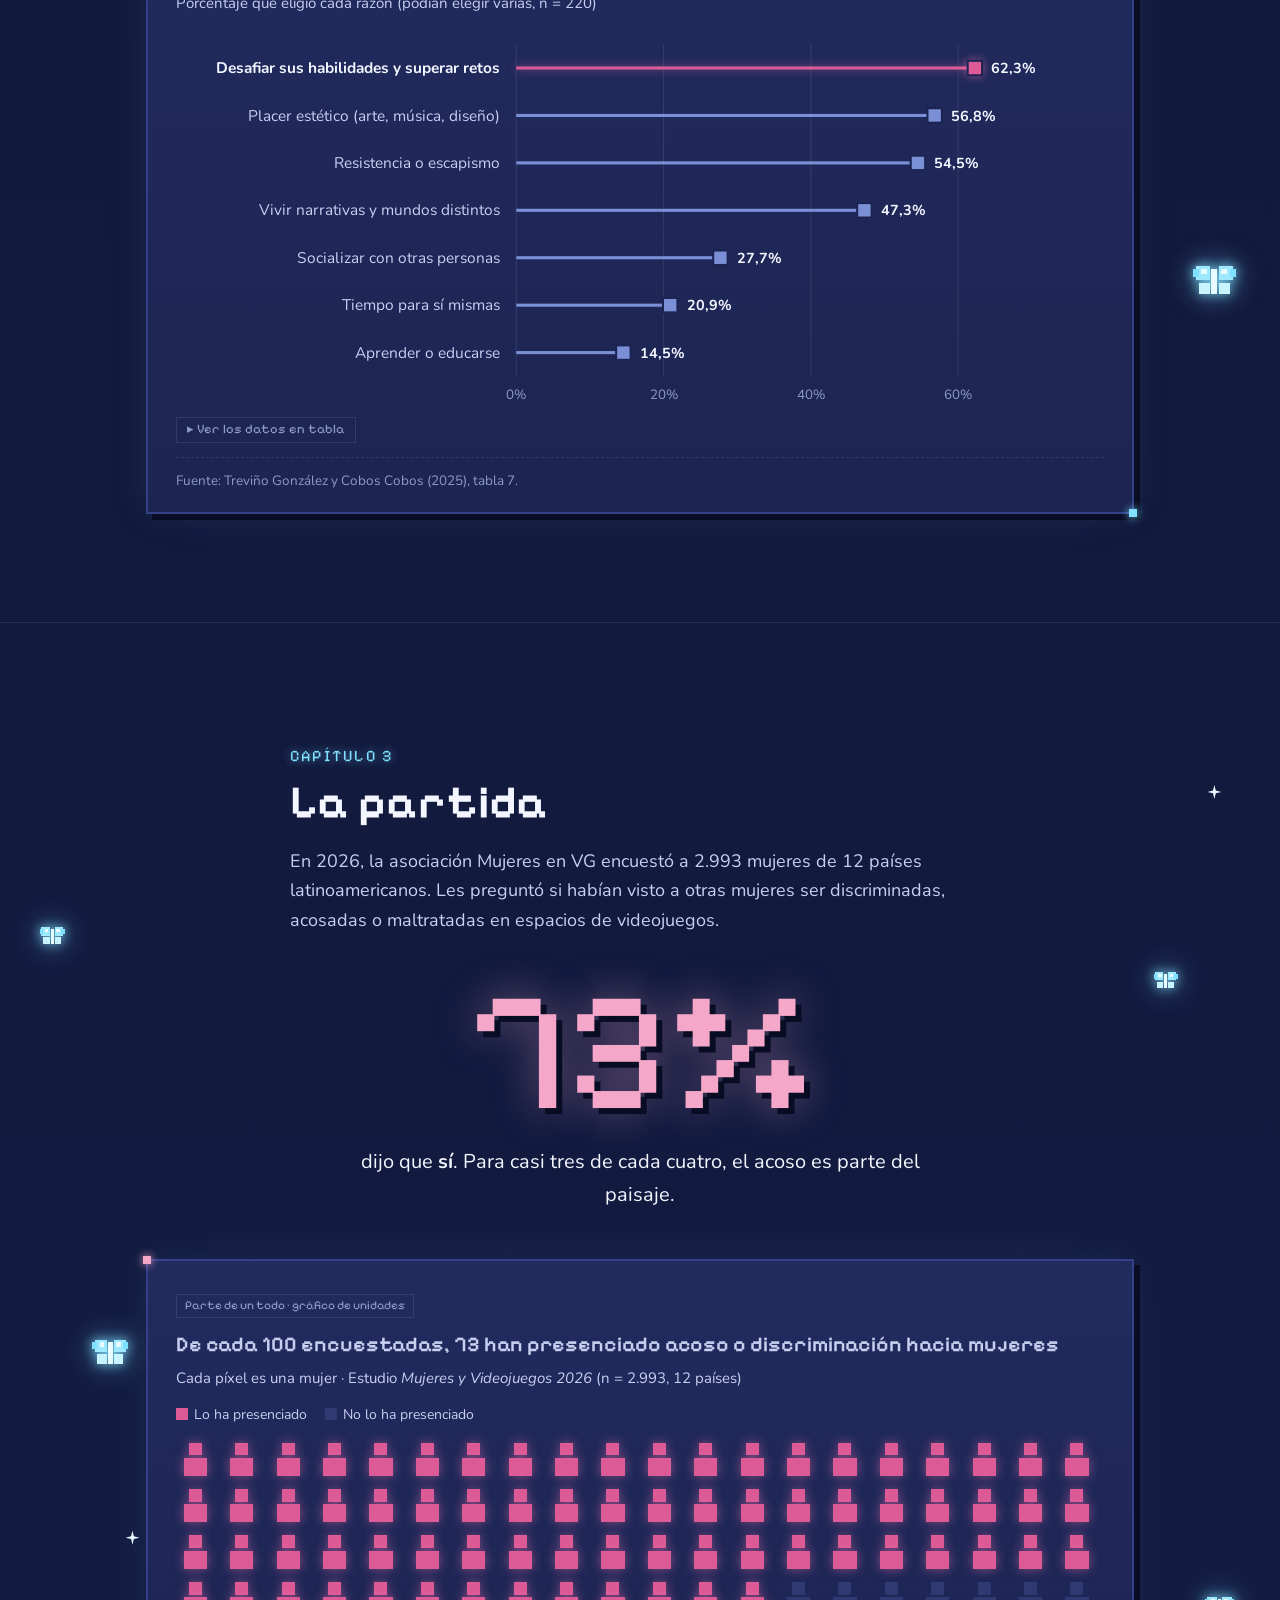
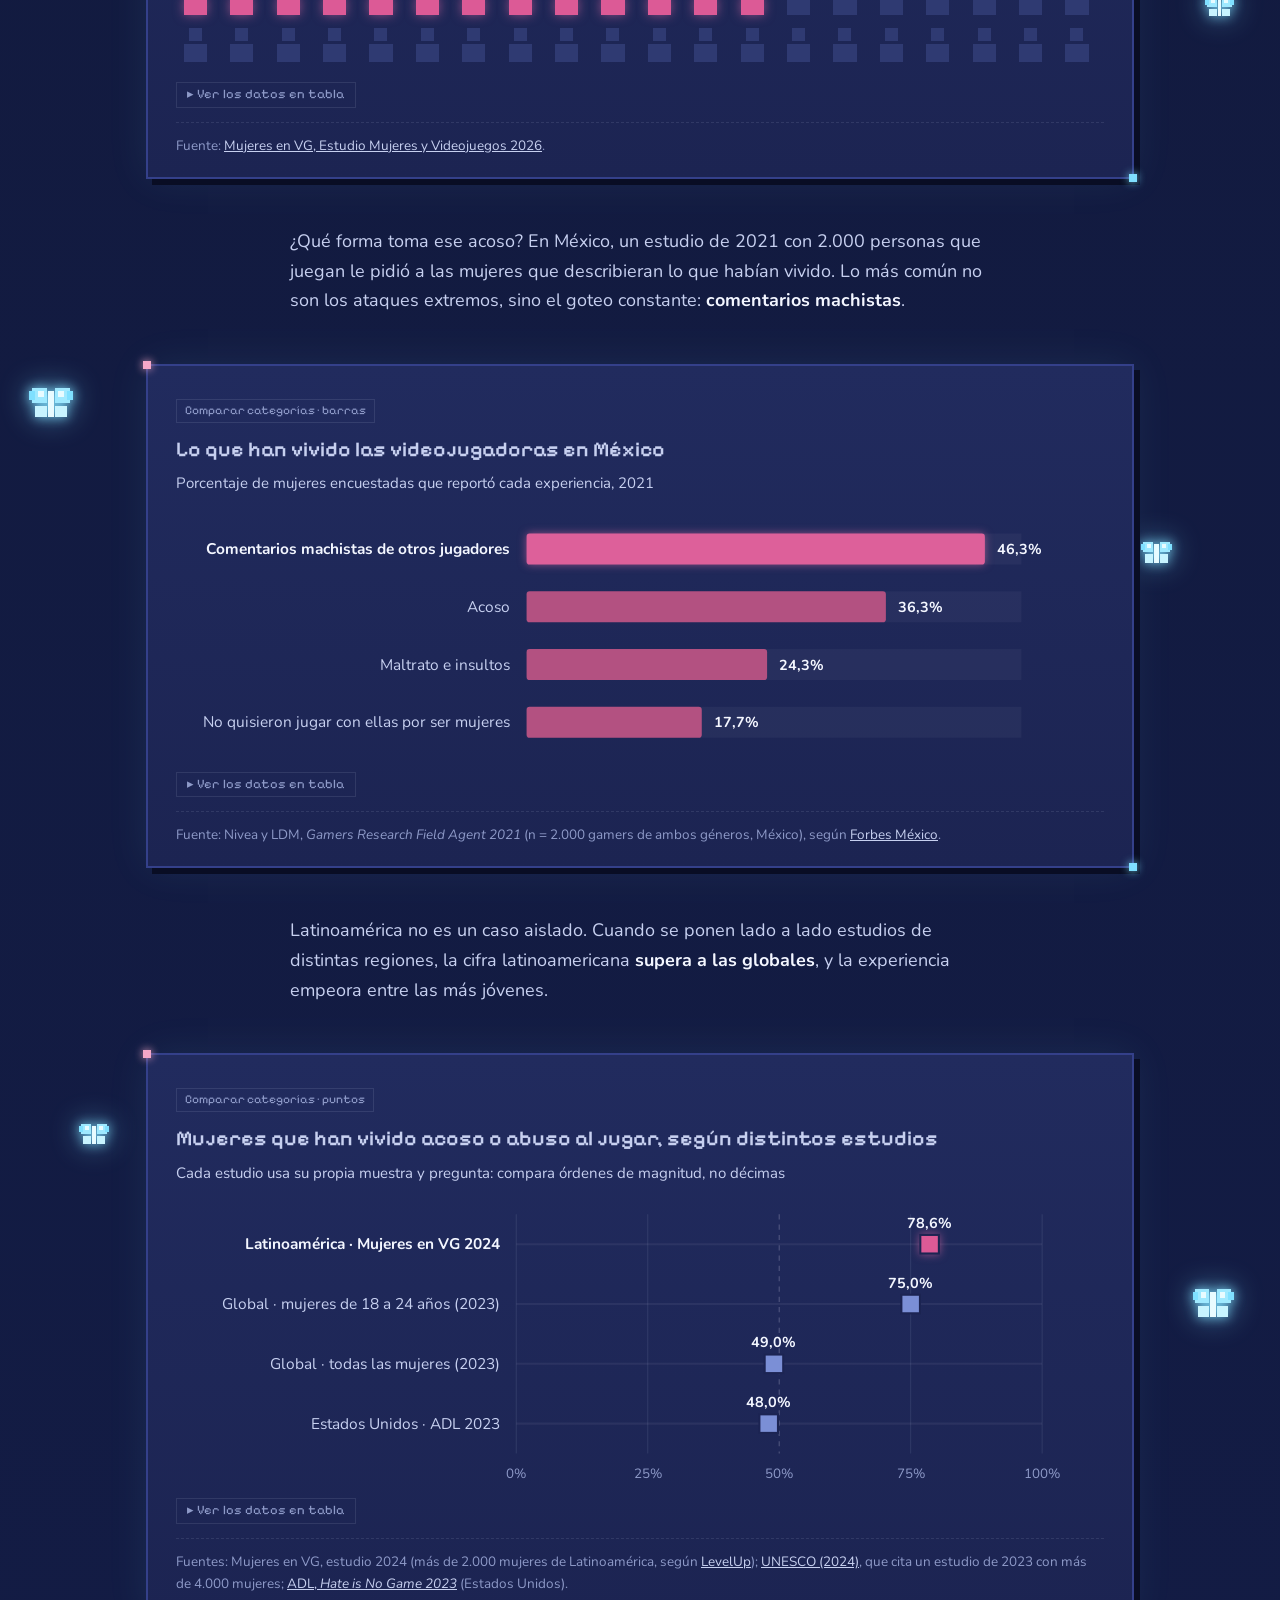
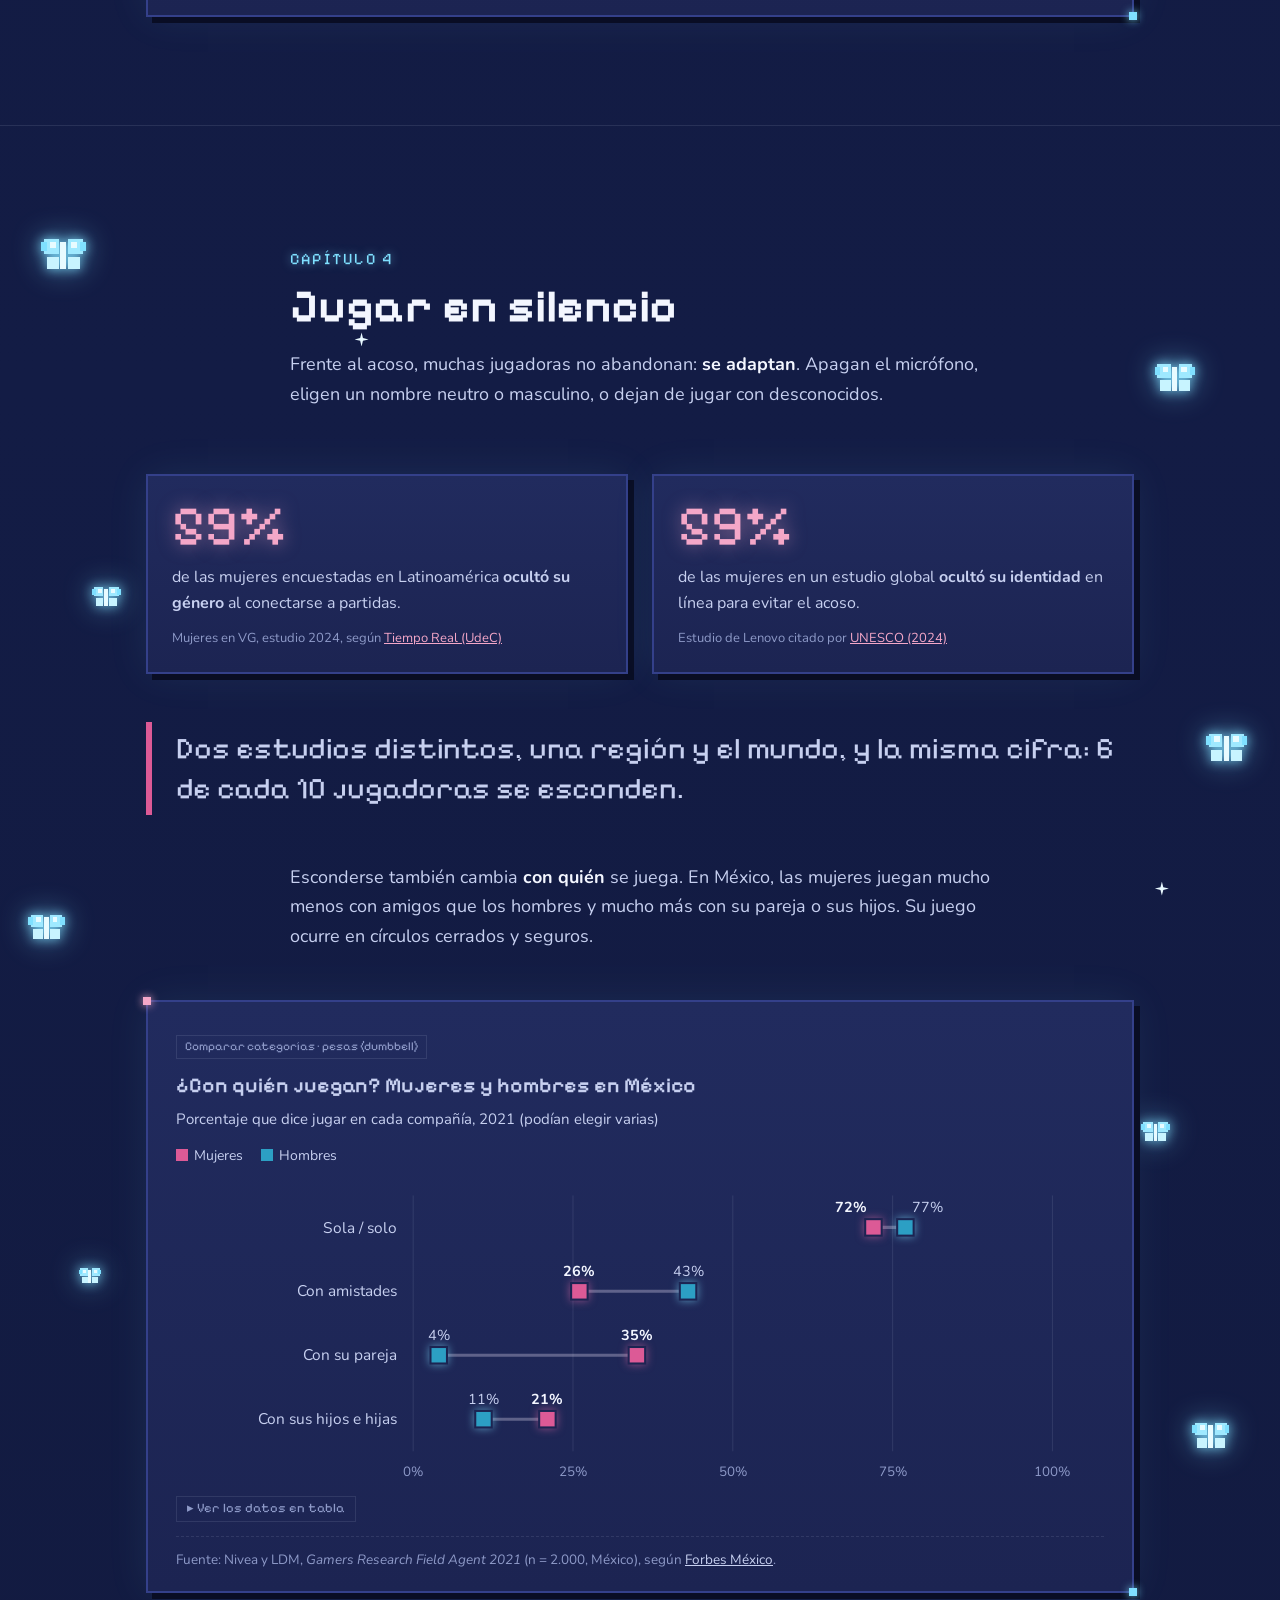
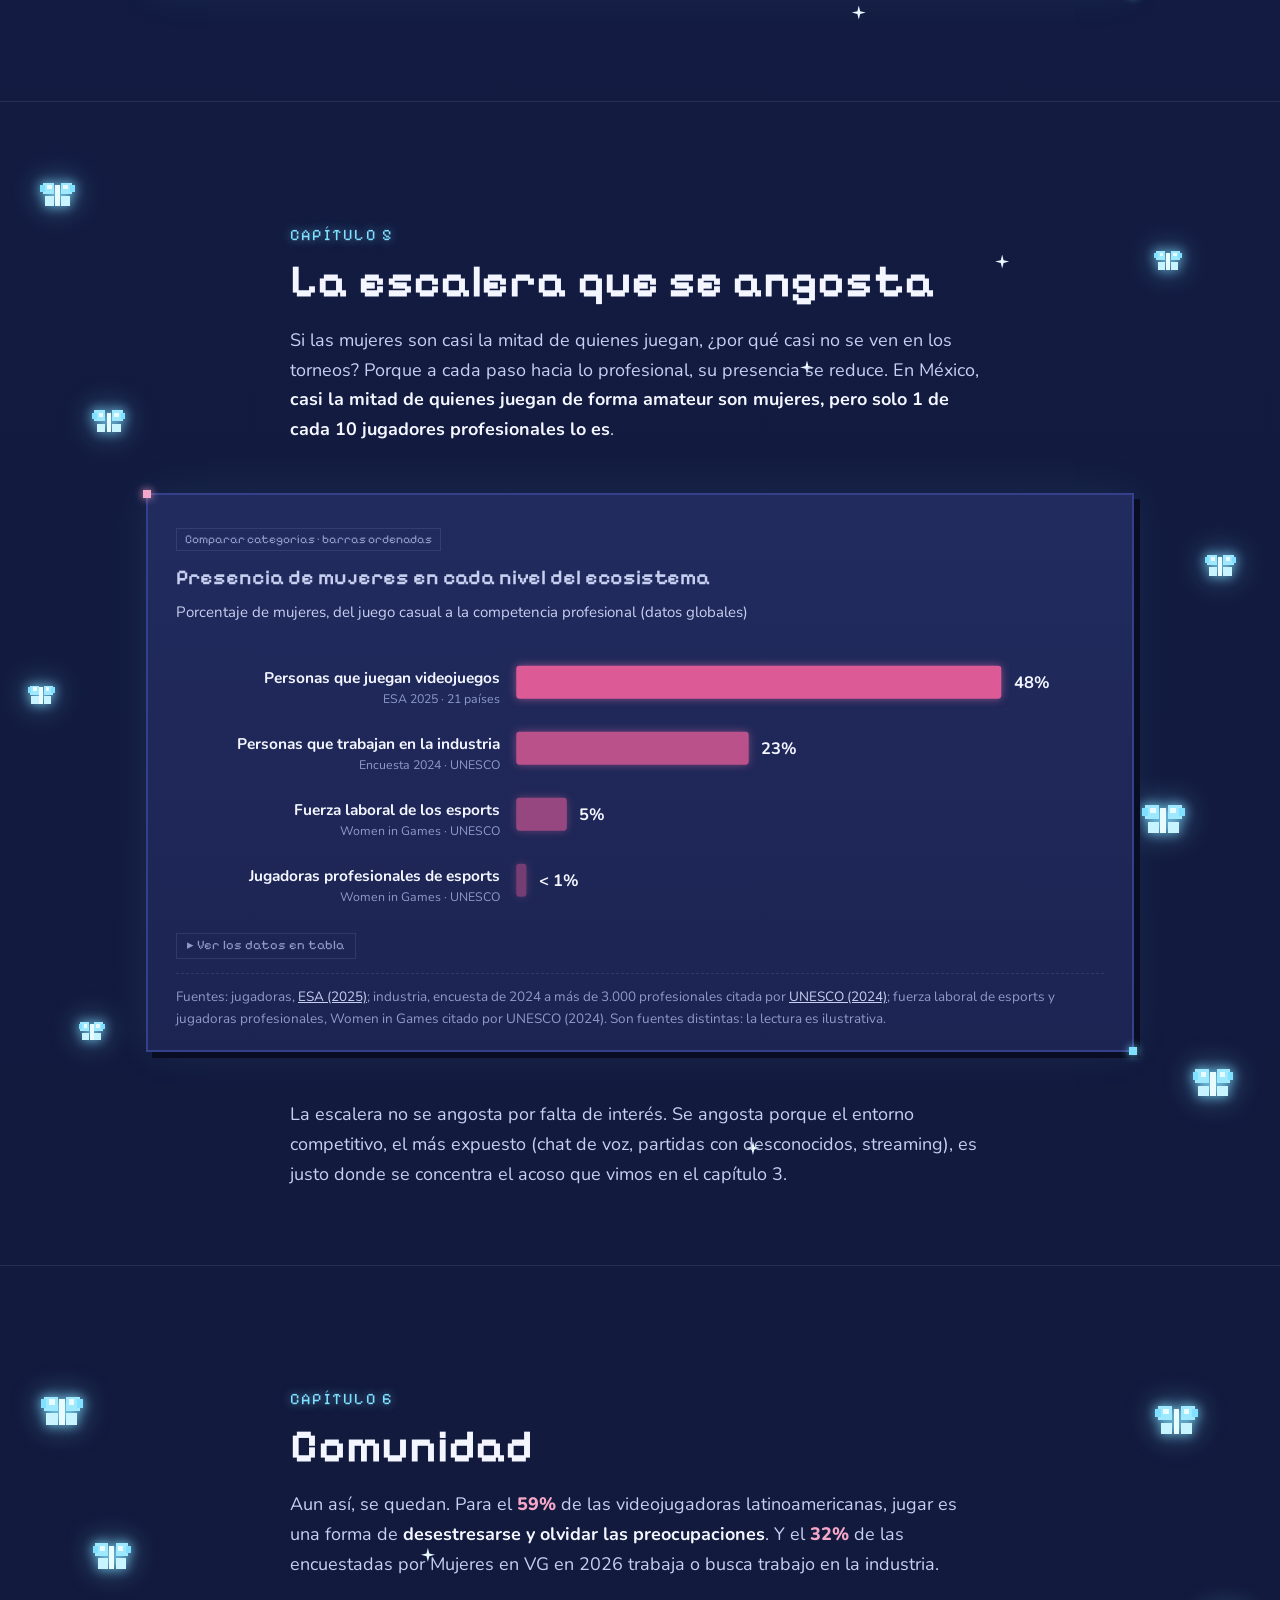
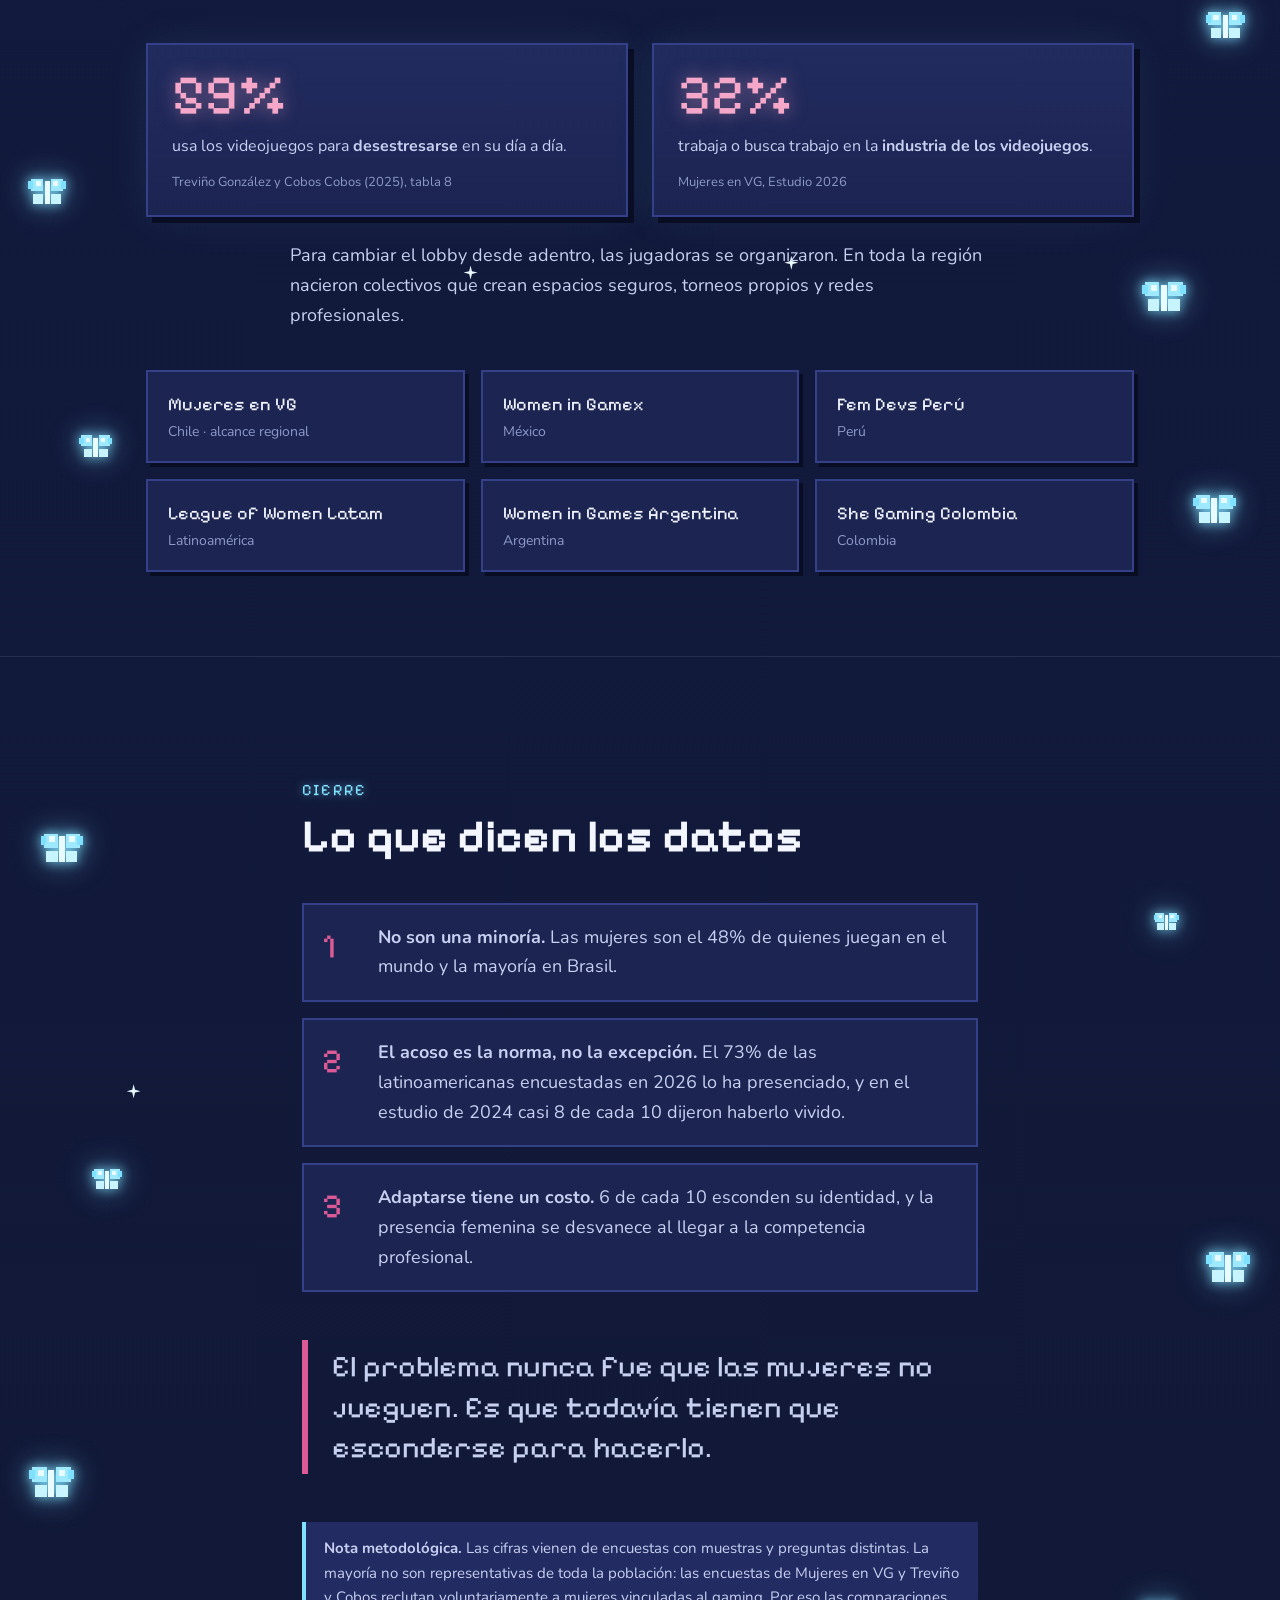
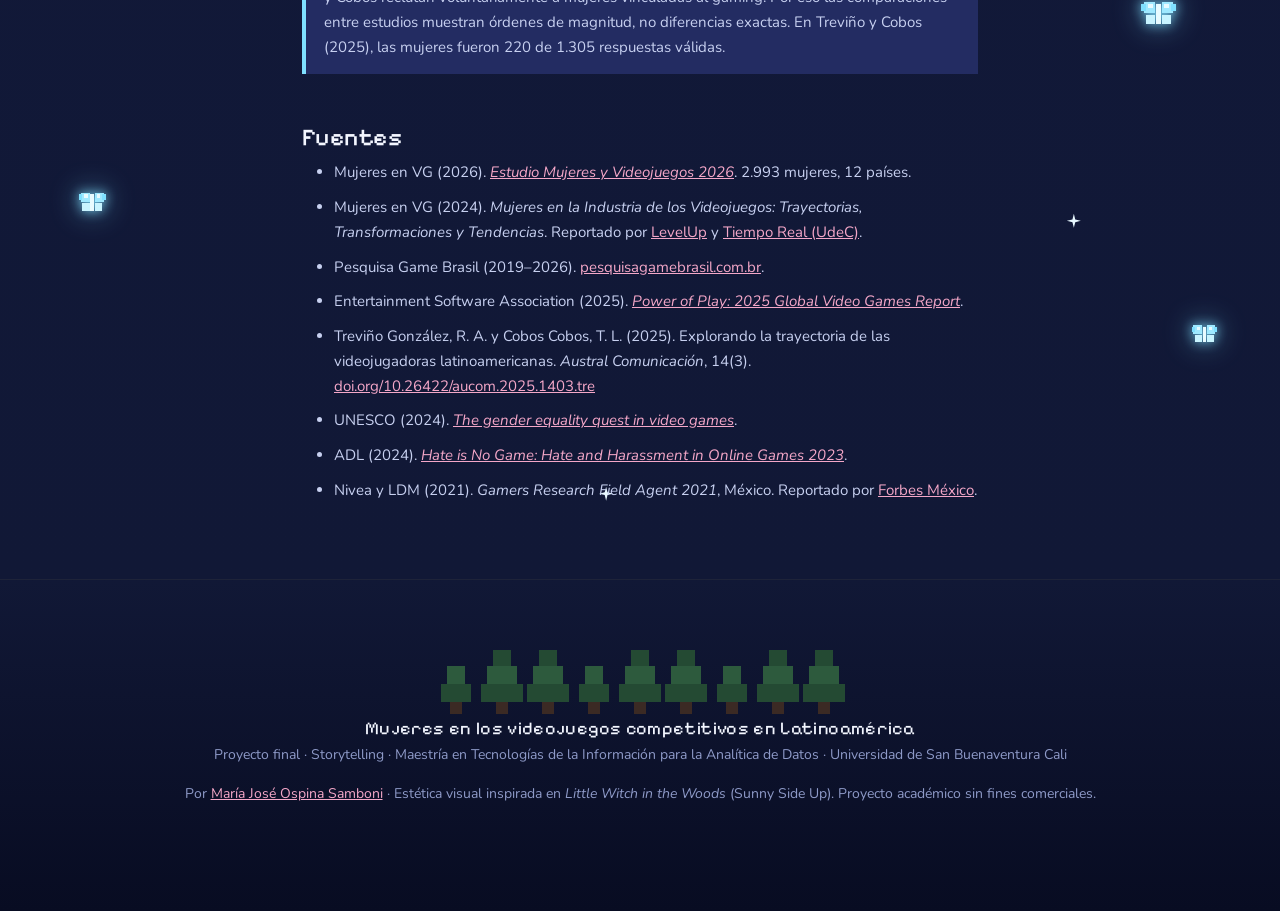
<file: storitelling-esp/index.html>
<!DOCTYPE html>
<html lang="es">
<head>
<meta charset="UTF-8" />
<meta name="viewport" content="width=device-width, initial-scale=1.0" />
<title>Mujeres en los videojuegos competitivos en Latinoamérica</title>
<meta name="description" content="Historia de datos sobre la participación, el acoso y las redes de apoyo de las mujeres en los videojuegos competitivos en Latinoamérica." />
<link rel="preconnect" href="https://fonts.googleapis.com" />
<link rel="preconnect" href="https://fonts.gstatic.com" crossorigin />
<link href="https://fonts.googleapis.com/css2?family=Pixelify+Sans:wght@400;600;700&family=Nunito:wght@400;600;700;800&display=swap" rel="stylesheet" />
<link href="https://cdn.jsdelivr.net/npm/bootstrap@5.3.3/dist/css/bootstrap.min.css" rel="stylesheet" />
<link href="assets/css/styles.css" rel="stylesheet" />
</head>
<body>

<div class="progress" aria-hidden="true"><span id="progress"></span></div>

<nav class="lang-switch" aria-label="Idioma">
  <a href="index.html" class="active" aria-current="page">ES</a>
  <a href="../storitelling-eng/index.html" hreflang="en" lang="en">EN</a>
</nav>

<nav class="chapter-nav" aria-label="Capítulos">
  <a href="#c1"><span>1 · Quiénes juegan</span></a>
  <a href="#c2"><span>2 · El primer control</span></a>
  <a href="#c3"><span>3 · La partida</span></a>
  <a href="#c4"><span>4 · Jugar en silencio</span></a>
  <a href="#c5"><span>5 · La escalera</span></a>
  <a href="#c6"><span>6 · Comunidad</span></a>
  <a href="#cierre"><span>Cierre</span></a>
</nav>

<!-- ================= HERO ================= -->
<header class="hero" id="top">
  <div class="hero-scene" id="heroScene" aria-hidden="true"></div>
  <div class="hero-copy">
    <div class="eyebrow">Una historia de datos · Latinoamérica</div>
    <h1>Mujeres en los videojuegos <em>competitivos</em></h1>
    <p class="lede">Son casi la mitad de quienes juegan. Aun así, muchas entran a una partida en línea con el micrófono apagado y un nombre que no es el suyo.</p>
    <div class="scroll-cue">▼ desplázate para jugar ▼</div>
  </div>
</header>

<main>

<!-- ================= CAPÍTULO 1 ================= -->
<section class="chapter" id="c1">
  <div class="container wrap">
    <div class="chapter-head narrow reveal">
      <div class="chapter-num">Capítulo 1</div>
      <h2>Quiénes juegan</h2>
      <p>La imagen clásica del <em>gamer</em> es la de un chico adolescente frente a una consola. Los datos cuentan otra historia: en el mundo, <span class="hl">48 de cada 100</span> personas que juegan videojuegos son mujeres. En Brasil, el mayor mercado de la región, ya son mayoría.</p>
    </div>

    <figure class="chart reveal" data-chart="waffles">
      <span class="chart-type">Parte de un todo · waffle</span>
      <p class="chart-title">De cada 100 personas que juegan, ¿cuántas son mujeres?</p>
      <p class="chart-sub">Jugadoras activas (al menos una hora a la semana), 2025</p>
      <div class="legend"><span><i style="background:var(--women)"></i>Mujeres</span><span><i style="background:var(--rest)"></i>Hombres y otras identidades</span></div>
      <div class="chart-body waffles">
        <div id="waffle-world"></div>
        <div id="waffle-brazil"></div>
      </div>
      <figcaption>Fuente: <a href="https://www.theesa.com/resources/the-global-power-of-play-report/" target="_blank" rel="noopener">ESA, <em>Power of Play 2025 Global Report</em></a>. Encuesta de AudienceNet a 24.216 personas en 21 países. Global: 48% mujeres, 51% hombres. Brasil: 57% mujeres, 43% hombres.</figcaption>
    </figure>

    <div class="narrow reveal">
      <p>Brasil tiene una de las series anuales más largas de la región que separa a quienes juegan por género: la <strong>Pesquisa Game Brasil</strong>. Su curva muestra que la presencia femenina no es una moda. Las mujeres han sido mayoría casi todos los años, con una sola excepción.</p>
    </div>

    <figure class="chart reveal" data-chart="pgb">
      <span class="chart-type">Cambio en el tiempo · línea</span>
      <p class="chart-title">Porcentaje de mujeres entre quienes juegan en Brasil</p>
      <p class="chart-sub">Ediciones de la Pesquisa Game Brasil con dato publicado. La línea punteada marca los años sin dato en esta serie.</p>
      <div class="chart-body" id="pgb-line"></div>
      <span class="scroll-hint">desliza para ver la gráfica completa →</span>
      <figcaption>Fuente: <a href="https://www.pesquisagamebrasil.com.br" target="_blank" rel="noopener">Pesquisa Game Brasil (SX Group, Go Gamers, Blend New Research y ESPM)</a>, ediciones 2019, 2020, 2023, 2024, 2025 y 2026, según lo reportado por TecMundo, Meio &amp; Mensagem, Propmark y Forbes Brasil.</figcaption>
    </figure>
  </div>
</section>

<!-- ================= CAPÍTULO 2 ================= -->
<section class="chapter" id="c2">
  <div class="container wrap">
    <div class="chapter-head narrow reveal">
      <div class="chapter-num">Capítulo 2</div>
      <h2>El primer control</h2>
      <p>Una encuesta aplicada en 2024 en los 20 países de América Latina preguntó a 220 videojugadoras cuándo y cómo empezaron a jugar. Casi todas empezaron en la infancia: <span class="hl">el 78% antes de los 12 años</span>.</p>
    </div>

    <figure class="chart reveal" data-chart="age">
      <span class="chart-type">Distribución · columnas</span>
      <p class="chart-title">¿A qué edad empezaron a jugar?</p>
      <p class="chart-sub">Porcentaje de videojugadoras latinoamericanas encuestadas (n = 220)</p>
      <div class="chart-body" id="age-cols"></div>
      <span class="scroll-hint">desliza para ver la gráfica completa →</span>
      <figcaption>Fuente: <a href="https://doi.org/10.26422/aucom.2025.1403.tre" target="_blank" rel="noopener">Treviño González y Cobos Cobos (2025), <em>Austral Comunicación</em> 14(3)</a>, tabla 2.</figcaption>
    </figure>

    <div class="narrow reveal">
      <p>Pero ese primer control casi nunca se lo pasó una mujer. Un hermano, un padre, un primo o un tío: <strong>las figuras masculinas fueron la puerta de entrada para el 58%</strong>. Las mujeres de la familia o las amigas, apenas para el 15%.</p>
    </div>

    <figure class="chart reveal" data-chart="intro">
      <span class="chart-type">Parte de un todo · barra 100%</span>
      <p class="chart-title">¿Quién las introdujo a los videojuegos?</p>
      <p class="chart-sub">Porcentaje de videojugadoras latinoamericanas encuestadas (n = 220)</p>
      <div class="chart-body" id="intro-stack"></div>
      <span class="scroll-hint">desliza para ver la gráfica completa →</span>
      <figcaption>Fuente: Treviño González y Cobos Cobos (2025), tabla 3. "Figuras masculinas" agrupa hermano (24,1%), padre (13,2%), primo (8,2%), amigo (5,5%), tío (5,5%) y otros. "Figuras femeninas" agrupa madre (4,6%), hermana (3,6%), amiga (2,7%) y otras.</figcaption>
    </figure>

    <div class="narrow reveal">
      <p>¿Y por qué siguen jugando? No es solo por pasar el rato. La razón más elegida es <strong>superar retos y poner a prueba sus habilidades</strong>, la misma motivación que mueve a cualquier jugador competitivo.</p>
    </div>

    <figure class="chart reveal" data-chart="reasons">
      <span class="chart-type">Comparar categorías · lollipop</span>
      <p class="chart-title">¿Por qué juegan?</p>
      <p class="chart-sub">Porcentaje que eligió cada razón (podían elegir varias, n = 220)</p>
      <div class="chart-body" id="reasons-lolli"></div>
      <span class="scroll-hint">desliza para ver la gráfica completa →</span>
      <figcaption>Fuente: Treviño González y Cobos Cobos (2025), tabla 7.</figcaption>
    </figure>
  </div>
</section>

<!-- ================= CAPÍTULO 3 ================= -->
<section class="chapter" id="c3">
  <div class="container wrap">
    <div class="chapter-head narrow reveal">
      <div class="chapter-num">Capítulo 3</div>
      <h2>La partida</h2>
      <p>En 2026, la asociación Mujeres en VG encuestó a 2.993 mujeres de 12 países latinoamericanos. Les preguntó si habían visto a otras mujeres ser discriminadas, acosadas o maltratadas en espacios de videojuegos.</p>
    </div>

    <div class="big-number reveal">
      <div class="num" id="count73">0%</div>
      <div class="label">dijo que <strong>sí</strong>. Para casi tres de cada cuatro, el acoso es parte del paisaje.</div>
    </div>

    <figure class="chart reveal" data-chart="units">
      <span class="chart-type">Parte de un todo · gráfico de unidades</span>
      <p class="chart-title">De cada 100 encuestadas, 73 han presenciado acoso o discriminación hacia mujeres</p>
      <p class="chart-sub">Cada píxel es una mujer · Estudio <em>Mujeres y Videojuegos 2026</em> (n = 2.993, 12 países)</p>
      <div class="legend"><span><i style="background:var(--women)"></i>Lo ha presenciado</span><span><i style="background:var(--rest)"></i>No lo ha presenciado</span></div>
      <div class="chart-body" id="units-73"></div>
      <figcaption>Fuente: <a href="https://mujeresenvg.cl/mujeres-en-vg-estudio-2026/" target="_blank" rel="noopener">Mujeres en VG, Estudio Mujeres y Videojuegos 2026</a>.</figcaption>
    </figure>

    <div class="narrow reveal">
      <p>¿Qué forma toma ese acoso? En México, un estudio de 2021 con 2.000 personas que juegan le pidió a las mujeres que describieran lo que habían vivido. Lo más común no son los ataques extremos, sino el goteo constante: <strong>comentarios machistas</strong>.</p>
    </div>

    <figure class="chart reveal" data-chart="types">
      <span class="chart-type">Comparar categorías · barras</span>
      <p class="chart-title">Lo que han vivido las videojugadoras en México</p>
      <p class="chart-sub">Porcentaje de mujeres encuestadas que reportó cada experiencia, 2021</p>
      <div class="chart-body" id="types-bars"></div>
      <span class="scroll-hint">desliza para ver la gráfica completa →</span>
      <figcaption>Fuente: Nivea y LDM, <em>Gamers Research Field Agent 2021</em> (n = 2.000 gamers de ambos géneros, México), según <a href="https://forbes.com.mx/?p=866986" target="_blank" rel="noopener">Forbes México</a>.</figcaption>
    </figure>

    <div class="narrow reveal">
      <p>Latinoamérica no es un caso aislado. Cuando se ponen lado a lado estudios de distintas regiones, la cifra latinoamericana <strong>supera a las globales</strong>, y la experiencia empeora entre las más jóvenes.</p>
    </div>

    <figure class="chart reveal" data-chart="dots">
      <span class="chart-type">Comparar categorías · puntos</span>
      <p class="chart-title">Mujeres que han vivido acoso o abuso al jugar, según distintos estudios</p>
      <p class="chart-sub">Cada estudio usa su propia muestra y pregunta: compara órdenes de magnitud, no décimas</p>
      <div class="chart-body" id="harass-dots"></div>
      <span class="scroll-hint">desliza para ver la gráfica completa →</span>
      <figcaption>Fuentes: Mujeres en VG, estudio 2024 (más de 2.000 mujeres de Latinoamérica, según <a href="https://www.levelup.com/noticias/mujeres-en-vg-un-80-de-las-mujeres-en-la-industria-gamer-ha-sufrido-discriminacion-o-acoso-en-latinoamerica/" target="_blank" rel="noopener">LevelUp</a>); <a href="https://unesdoc.unesco.org/ark:/48223/pf0000391949" target="_blank" rel="noopener">UNESCO (2024)</a>, que cita un estudio de 2023 con más de 4.000 mujeres; <a href="https://www.adl.org/resources/report/hate-no-game-hate-and-harassment-online-games-2023" target="_blank" rel="noopener">ADL, <em>Hate is No Game 2023</em></a> (Estados Unidos).</figcaption>
    </figure>
  </div>
</section>

<!-- ================= CAPÍTULO 4 ================= -->
<section class="chapter" id="c4">
  <div class="container wrap">
    <div class="chapter-head narrow reveal">
      <div class="chapter-num">Capítulo 4</div>
      <h2>Jugar en silencio</h2>
      <p>Frente al acoso, muchas jugadoras no abandonan: <strong>se adaptan</strong>. Apagan el micrófono, eligen un nombre neutro o masculino, o dejan de jugar con desconocidos.</p>
    </div>

    <div class="row g-4 my-4 reveal">
      <div class="col-md-6"><div class="stat h-100">
        <div class="num">59%</div>
        <div class="label">de las mujeres encuestadas en Latinoamérica <strong>ocultó su género</strong> al conectarse a partidas.</div>
        <div class="src">Mujeres en VG, estudio 2024, según <a href="https://tiemporeal.periodismoudec.cl/2026/11/03/mujeres-en-videojuegos/" target="_blank" rel="noopener">Tiempo Real (UdeC)</a></div>
      </div></div>
      <div class="col-md-6"><div class="stat h-100">
        <div class="num">59%</div>
        <div class="label">de las mujeres en un estudio global <strong>ocultó su identidad</strong> en línea para evitar el acoso.</div>
        <div class="src">Estudio de Lenovo citado por <a href="https://unesdoc.unesco.org/ark:/48223/pf0000391949" target="_blank" rel="noopener">UNESCO (2024)</a></div>
      </div></div>
    </div>

    <p class="quote reveal">Dos estudios distintos, una región y el mundo, y la misma cifra: 6 de cada 10 jugadoras se esconden.</p>

    <div class="narrow reveal">
      <p>Esconderse también cambia <strong>con quién</strong> se juega. En México, las mujeres juegan mucho menos con amigos que los hombres y mucho más con su pareja o sus hijos. Su juego ocurre en círculos cerrados y seguros.</p>
    </div>

    <figure class="chart reveal" data-chart="dumbbell">
      <span class="chart-type">Comparar categorías · pesas (dumbbell)</span>
      <p class="chart-title">¿Con quién juegan? Mujeres y hombres en México</p>
      <p class="chart-sub">Porcentaje que dice jugar en cada compañía, 2021 (podían elegir varias)</p>
      <div class="legend"><span><i style="background:var(--women)"></i>Mujeres</span><span><i style="background:var(--men)"></i>Hombres</span></div>
      <div class="chart-body" id="who-dumbbell"></div>
      <span class="scroll-hint">desliza para ver la gráfica completa →</span>
      <figcaption>Fuente: Nivea y LDM, <em>Gamers Research Field Agent 2021</em> (n = 2.000, México), según <a href="https://forbes.com.mx/?p=866986" target="_blank" rel="noopener">Forbes México</a>.</figcaption>
    </figure>
  </div>
</section>

<!-- ================= CAPÍTULO 5 ================= -->
<section class="chapter" id="c5">
  <div class="container wrap">
    <div class="chapter-head narrow reveal">
      <div class="chapter-num">Capítulo 5</div>
      <h2>La escalera que se angosta</h2>
      <p>Si las mujeres son casi la mitad de quienes juegan, ¿por qué casi no se ven en los torneos? Porque a cada paso hacia lo profesional, su presencia se reduce. En México, <strong>casi la mitad de quienes juegan de forma amateur son mujeres, pero solo 1 de cada 10 jugadores profesionales lo es</strong>.</p>
    </div>

    <figure class="chart reveal" data-chart="ladder">
      <span class="chart-type">Comparar categorías · barras ordenadas</span>
      <p class="chart-title">Presencia de mujeres en cada nivel del ecosistema</p>
      <p class="chart-sub">Porcentaje de mujeres, del juego casual a la competencia profesional (datos globales)</p>
      <div class="chart-body" id="ladder-bars"></div>
      <span class="scroll-hint">desliza para ver la gráfica completa →</span>
      <figcaption>Fuentes: jugadoras, <a href="https://www.theesa.com/resources/the-global-power-of-play-report/" target="_blank" rel="noopener">ESA (2025)</a>; industria, encuesta de 2024 a más de 3.000 profesionales citada por <a href="https://unesdoc.unesco.org/ark:/48223/pf0000391949" target="_blank" rel="noopener">UNESCO (2024)</a>; fuerza laboral de esports y jugadoras profesionales, Women in Games citado por UNESCO (2024). Son fuentes distintas: la lectura es ilustrativa.</figcaption>
    </figure>

    <div class="narrow reveal">
      <p>La escalera no se angosta por falta de interés. Se angosta porque el entorno competitivo, el más expuesto (chat de voz, partidas con desconocidos, streaming), es justo donde se concentra el acoso que vimos en el capítulo 3.</p>
    </div>
  </div>
</section>

<!-- ================= CAPÍTULO 6 ================= -->
<section class="chapter" id="c6">
  <div class="container wrap">
    <div class="chapter-head narrow reveal">
      <div class="chapter-num">Capítulo 6</div>
      <h2>Comunidad</h2>
      <p>Aun así, se quedan. Para el <span class="hl">59%</span> de las videojugadoras latinoamericanas, jugar es una forma de <strong>desestresarse y olvidar las preocupaciones</strong>. Y el <span class="hl">32%</span> de las encuestadas por Mujeres en VG en 2026 trabaja o busca trabajo en la industria.</p>
    </div>

    <div class="row g-4 my-4 reveal">
      <div class="col-md-6"><div class="stat h-100">
        <div class="num">59%</div>
        <div class="label">usa los videojuegos para <strong>desestresarse</strong> en su día a día.</div>
        <div class="src">Treviño González y Cobos Cobos (2025), tabla 8</div>
      </div></div>
      <div class="col-md-6"><div class="stat h-100">
        <div class="num">32%</div>
        <div class="label">trabaja o busca trabajo en la <strong>industria de los videojuegos</strong>.</div>
        <div class="src">Mujeres en VG, Estudio 2026</div>
      </div></div>
    </div>

    <div class="narrow reveal">
      <p>Para cambiar el lobby desde adentro, las jugadoras se organizaron. En toda la región nacieron colectivos que crean espacios seguros, torneos propios y redes profesionales.</p>
    </div>

    <div class="row g-3 my-4 reveal">
      <div class="col-6 col-lg-4"><div class="group h-100"><div class="name">Mujeres en VG</div><div class="where">Chile · alcance regional</div></div></div>
      <div class="col-6 col-lg-4"><div class="group h-100"><div class="name">Women in Gamex</div><div class="where">México</div></div></div>
      <div class="col-6 col-lg-4"><div class="group h-100"><div class="name">Fem Devs Perú</div><div class="where">Perú</div></div></div>
      <div class="col-6 col-lg-4"><div class="group h-100"><div class="name">League of Women Latam</div><div class="where">Latinoamérica</div></div></div>
      <div class="col-6 col-lg-4"><div class="group h-100"><div class="name">Women in Games Argentina</div><div class="where">Argentina</div></div></div>
      <div class="col-6 col-lg-4"><div class="group h-100"><div class="name">She Gaming Colombia</div><div class="where">Colombia</div></div></div>
    </div>
  </div>
</section>

<!-- ================= CIERRE ================= -->
<section class="chapter" id="cierre">
  <div class="container wrap narrow">
    <div class="chapter-head reveal">
      <div class="chapter-num">Cierre</div>
      <h2>Lo que dicen los datos</h2>
    </div>
    <ol class="takeaways reveal">
      <li><strong>No son una minoría.</strong> Las mujeres son el 48% de quienes juegan en el mundo y la mayoría en Brasil.</li>
      <li><strong>El acoso es la norma, no la excepción.</strong> El 73% de las latinoamericanas encuestadas en 2026 lo ha presenciado, y en el estudio de 2024 casi 8 de cada 10 dijeron haberlo vivido.</li>
      <li><strong>Adaptarse tiene un costo.</strong> 6 de cada 10 esconden su identidad, y la presencia femenina se desvanece al llegar a la competencia profesional.</li>
    </ol>
    <p class="quote reveal">El problema nunca fue que las mujeres no jueguen. Es que todavía tienen que esconderse para hacerlo.</p>

    <div class="note reveal">
      <strong>Nota metodológica.</strong> Las cifras vienen de encuestas con muestras y preguntas distintas. La mayoría no son representativas de toda la población: las encuestas de Mujeres en VG y Treviño y Cobos reclutan voluntariamente a mujeres vinculadas al gaming. Por eso las comparaciones entre estudios muestran órdenes de magnitud, no diferencias exactas. En Treviño y Cobos (2025), las mujeres fueron 220 de 1.305 respuestas válidas.
    </div>

    <h3 class="pixel reveal" style="font-size:24px;margin-top:50px">Fuentes</h3>
    <ul class="sources reveal">
      <li>Mujeres en VG (2026). <a href="https://mujeresenvg.cl/mujeres-en-vg-estudio-2026/" target="_blank" rel="noopener"><em>Estudio Mujeres y Videojuegos 2026</em></a>. 2.993 mujeres, 12 países.</li>
      <li>Mujeres en VG (2024). <em>Mujeres en la Industria de los Videojuegos: Trayectorias, Transformaciones y Tendencias</em>. Reportado por <a href="https://www.levelup.com/noticias/mujeres-en-vg-un-80-de-las-mujeres-en-la-industria-gamer-ha-sufrido-discriminacion-o-acoso-en-latinoamerica/" target="_blank" rel="noopener">LevelUp</a> y <a href="https://tiemporeal.periodismoudec.cl/2026/11/03/mujeres-en-videojuegos/" target="_blank" rel="noopener">Tiempo Real (UdeC)</a>.</li>
      <li>Pesquisa Game Brasil (2019–2026). <a href="https://www.pesquisagamebrasil.com.br" target="_blank" rel="noopener">pesquisagamebrasil.com.br</a>.</li>
      <li>Entertainment Software Association (2025). <a href="https://www.theesa.com/resources/the-global-power-of-play-report/" target="_blank" rel="noopener"><em>Power of Play: 2025 Global Video Games Report</em></a>.</li>
      <li>Treviño González, R. A. y Cobos Cobos, T. L. (2025). Explorando la trayectoria de las videojugadoras latinoamericanas. <em>Austral Comunicación</em>, 14(3). <a href="https://doi.org/10.26422/aucom.2025.1403.tre" target="_blank" rel="noopener">doi.org/10.26422/aucom.2025.1403.tre</a></li>
      <li>UNESCO (2024). <a href="https://unesdoc.unesco.org/ark:/48223/pf0000391949" target="_blank" rel="noopener"><em>The gender equality quest in video games</em></a>.</li>
      <li>ADL (2024). <a href="https://www.adl.org/resources/report/hate-no-game-hate-and-harassment-online-games-2023" target="_blank" rel="noopener"><em>Hate is No Game: Hate and Harassment in Online Games 2023</em></a>.</li>
      <li>Nivea y LDM (2021). <em>Gamers Research Field Agent 2021</em>, México. Reportado por <a href="https://forbes.com.mx/?p=866986" target="_blank" rel="noopener">Forbes México</a>.</li>
    </ul>
  </div>
</section>
</main>

<footer>
  <svg class="divider" id="footerTrees" aria-hidden="true"></svg>
  <div class="pixel">Mujeres en los videojuegos competitivos en Latinoamérica</div>
  <p>Proyecto final · Storytelling · Maestría en Tecnologías de la Información para la Analítica de Datos · Universidad de San Buenaventura Cali</p>
  <p>Por <a href="https://github.com/naksu707" target="_blank" rel="noopener">María José Ospina Samboni</a> · Estética visual inspirada en <em>Little Witch in the Woods</em> (Sunny Side Up). Proyecto académico sin fines comerciales.</p>
</footer>

<div class="tip" id="tip" role="tooltip"></div>

<script src="https://cdn.jsdelivr.net/npm/bootstrap@5.3.3/dist/js/bootstrap.bundle.min.js"></script>
<script src="assets/js/main.js"></script>
</body>
</html>
</file>
<file: storitelling-eng/assets/css/styles.css>
:root {
    --night: #111836;
    --surface: #1c2452;
    --card: #1c2452;
    --card-2: #232c62;
    --edge: #34408a;
    --shadow: #090d24;
    --line: rgba(220, 236, 255, 0.10);
    --ink: #f3f6ff;
    --ink-2: #c7d0f0;
    --muted: #8e9ac8;
    --women: #dc5a96;
    --men: #2c9fc4;
    --rest: #2f3a72;
    --glow: #7fe0ff;
    --moss: #4f8a5b;
    --moss-dark: #2c5338;
    --pine: #1f3b2b;
    --candle: #f6c066;
    --blossom: #f4a7c8;
    --lavender: #b9a2ec;
    --pixel: "Pixelify Sans", "Courier New", monospace;
    --body: "Nunito", system-ui, sans-serif;
  }
  * { box-sizing: border-box; }
  html { scroll-behavior: smooth; }
  body {
    margin: 0;
    background: var(--night);
    color: var(--ink);
    font-family: var(--body);
    font-size: 18px;
    line-height: 1.65;
    -webkit-font-smoothing: antialiased;
  }
  a { color: var(--blossom); }
  .pixel { font-family: var(--pixel); letter-spacing: 0.02em; }

  /* ---------- progress + nav ---------- */
  .progress {
    position: fixed; inset: 0 0 auto 0; height: 6px; z-index: 50;
    background: rgba(255,255,255,0.05);
  }
  .progress span {
    display: block; height: 100%; width: 0%;
    background: repeating-linear-gradient(90deg, var(--women) 0 6px, var(--blossom) 6px 12px);
  }
  .chapter-nav {
    position: fixed; right: 22px; top: 50%; transform: translateY(-50%);
    z-index: 40; display: flex; flex-direction: column; gap: 14px;
  }
  .chapter-nav a {
    width: 12px; height: 12px; display: block; background: var(--rest);
    outline: 2px solid transparent; transition: background .3s;
    position: relative;
  }
  .chapter-nav a.active { background: var(--women); outline-color: var(--blossom); }
  .chapter-nav a span {
    position: absolute; right: 22px; top: 50%; transform: translateY(-50%);
    white-space: nowrap; font-family: var(--pixel); font-size: 13px;
    background: var(--card); padding: 3px 8px; color: var(--ink-2);
    opacity: 0; pointer-events: none; transition: opacity .2s;
  }
  .chapter-nav a:hover span, .chapter-nav a:focus span { opacity: 1; }

  /* ---------- hero ---------- */
  .hero {
    position: relative; min-height: 100vh; overflow: hidden;
    display: flex; align-items: center; justify-content: center;
    background: linear-gradient(180deg, #0d0a1c 0%, #1d1638 55%, #2a1f45 100%);
  }
  .hero-scene { position: absolute; inset: 0; width: 100%; height: 100%; }
  .hero-scene svg { position: absolute; bottom: 0; left: 0; width: 100%; height: 100%; }
  .hero-copy {
    position: relative; z-index: 3; text-align: center; max-width: 860px;
    padding: 0 24px; margin-top: -12vh;
  }
  .eyebrow {
    font-family: var(--pixel); color: var(--candle); font-size: 16px;
    text-transform: uppercase; letter-spacing: .18em;
  }
  .hero h1 {
    font-family: var(--pixel); font-weight: 700;
    font-size: clamp(34px, 6vw, 68px); line-height: 1.08; margin: 14px 0 18px;
    text-shadow: 4px 4px 0 #0b0818;
  }
  .hero h1 em { font-style: normal; color: var(--blossom); }
  .hero p.lede { font-size: clamp(18px, 2.2vw, 22px); color: var(--ink-2); margin: 0 auto; max-width: 640px; }
  .scroll-cue {
    margin-top: 40px; font-family: var(--pixel); color: var(--muted); font-size: 15px;
    animation: bob 2.4s ease-in-out infinite;
  }
  @keyframes bob { 50% { transform: translateY(8px); } }

  .firefly {
    position: absolute; width: 4px; height: 4px; background: var(--candle);
    box-shadow: 0 0 8px 3px rgba(246,192,102,.55); z-index: 2;
    animation: drift 9s ease-in-out infinite, glow 2.6s ease-in-out infinite;
  }
  @keyframes drift {
    0%,100% { transform: translate(0,0); }
    33% { transform: translate(24px,-30px); }
    66% { transform: translate(-18px,-12px); }
  }
  @keyframes glow { 50% { opacity: .25; } }

  /* ---------- layout ---------- */
  main { position: relative; background: linear-gradient(180deg, #1a1838 0%, var(--night) 12%, #131c45 60%, var(--night) 100%); }
  .butterfly {
    position: absolute; width: 34px; height: 30px; pointer-events: none; z-index: 1;
    filter: drop-shadow(0 0 6px rgba(127,224,255,.9)) drop-shadow(0 0 14px rgba(127,224,255,.45));
    animation: flutter-path 14s ease-in-out infinite;
  }
  .butterfly .wing { transform-origin: 50% 50%; animation: flap .5s ease-in-out infinite alternate; }
  @keyframes flap { to { transform: scaleX(.35); } }
  @keyframes flutter-path {
    0%,100% { transform: translate(0,0) rotate(-6deg); }
    25% { transform: translate(40px,-26px) rotate(6deg); }
    50% { transform: translate(10px,-50px) rotate(-4deg); }
    75% { transform: translate(-30px,-20px) rotate(4deg); }
  }
  .sparkle {
    position: absolute; width: 14px; height: 14px; pointer-events: none; z-index: 1;
    background: #e8f8ff; clip-path: polygon(50% 0,60% 40%,100% 50%,60% 60%,50% 100%,40% 60%,0 50%,40% 40%);
    filter: drop-shadow(0 0 4px rgba(127,224,255,.9));
    animation: twinkle 3s ease-in-out infinite;
  }
  @keyframes twinkle { 50% { opacity: .2; transform: scale(.6); } }
  .chapter {
    position: relative; padding: 120px 24px 60px; overflow: hidden;
    border-top: 1px solid var(--line);
  }
  .wrap { max-width: 1012px; position: relative; z-index: 2; }
  .narrow { max-width: 700px; margin: 0 auto; }
  .chapter-head { margin-bottom: 40px; }
  .chapter-num {
    font-family: var(--pixel); color: var(--glow); text-shadow: 0 0 10px rgba(127,224,255,.6); font-size: 16px;
    letter-spacing: .14em; text-transform: uppercase;
  }
  .chapter h2 {
    font-family: var(--pixel); font-weight: 700; font-size: clamp(30px, 4.4vw, 46px);
    line-height: 1.12; margin: 8px 0 18px;
  }
  .chapter p { color: var(--ink-2); }
  .chapter p strong { color: var(--ink); }
  .hl { color: var(--blossom); font-weight: 800; }

  .reveal { opacity: 0; transform: translateY(28px); transition: opacity .8s ease, transform .8s ease; }
  .reveal.in { opacity: 1; transform: none; }

  /* ---------- figures ---------- */
  figure.chart {
    margin: 48px 0; padding: 28px 28px 20px;
    background: linear-gradient(180deg, #212b5e 0%, var(--card) 100%);
    border: 2px solid var(--edge);
    box-shadow: 6px 6px 0 var(--shadow), 0 0 40px rgba(127,224,255,.08);
    position: relative;
  }
  figure.chart::before, figure.chart::after {
    content: ""; position: absolute; width: 8px; height: 8px; background: var(--blossom);
  }
  figure.chart::before { top: -5px; left: -5px; box-shadow: 0 0 8px var(--blossom); }
  figure.chart::after { bottom: -5px; right: -5px; background: var(--glow); box-shadow: 0 0 8px var(--glow); }
  .chart-body svg rect[fill="#dc5a96"], .chart-body svg path[stroke="#dc5a96"] { filter: drop-shadow(0 0 4px rgba(236,110,170,.55)); }
  .chart-body svg rect[fill="#2c9fc4"] { filter: drop-shadow(0 0 4px rgba(127,224,255,.6)); }
  .chart-title { font-family: var(--pixel); font-size: 21px; font-weight: 600; margin: 0 0 4px; color: var(--ink); }
  .chart-sub { font-size: 15px; color: var(--muted); margin: 0 0 18px; }
  .chart-type {
    display: inline-block; margin-bottom: 10px; font-family: var(--pixel);
    font-size: 12px; color: var(--muted); border: 1px solid var(--line); padding: 1px 8px;
  }
  .chart-body svg { width: 100%; height: auto; display: block; overflow: visible; }
  .waffles { display: grid; grid-template-columns: repeat(2, minmax(0, 290px)); gap: 48px; justify-content: center; }
  @media (max-width: 520px) { .waffles { grid-template-columns: minmax(0, 290px); } }
  .scroll-hint { display: none; font-size: 13px; color: var(--muted); margin-top: 6px; font-family: var(--pixel); }
  .chart-body svg text { font-family: var(--body); }
  figcaption {
    font-size: 13.5px; color: var(--muted); margin-top: 14px; padding-top: 12px;
    border-top: 1px dashed var(--line);
  }
  figcaption a { color: var(--ink-2); }
  .legend { display: flex; gap: 18px; flex-wrap: wrap; font-size: 14px; color: var(--ink-2); margin: -6px 0 14px; }
  .legend i { display: inline-block; width: 12px; height: 12px; margin-right: 6px; vertical-align: -1px; }

  .two-col { display: grid; grid-template-columns: 1fr 1fr; gap: 28px; }
  @media (max-width: 760px) { .two-col { grid-template-columns: 1fr; } }

  /* stat tiles */
  .stat {
    background: linear-gradient(180deg, #212b5e 0%, var(--card) 100%); border: 2px solid var(--edge); padding: 22px 24px;
    box-shadow: 6px 6px 0 var(--shadow), 0 0 40px rgba(127,224,255,.08);
  }
  .stat .num { font-family: var(--pixel); font-size: 56px; line-height: 1; color: var(--blossom); text-shadow: 0 0 18px rgba(244,167,200,.55); }
  .stat .label { margin-top: 10px; color: var(--ink-2); font-size: 16px; }
  .stat .src { margin-top: 12px; font-size: 13px; color: var(--muted); }

  .big-number { text-align: center; margin: 30px 0 10px; }
  .big-number .num { font-family: var(--pixel); font-size: clamp(90px, 16vw, 170px); line-height: .9; color: var(--blossom); text-shadow: 6px 6px 0 var(--shadow), 0 0 40px rgba(244,167,200,.5); }
  .big-number .label { font-size: 20px; color: var(--ink); max-width: 560px; margin: 16px auto 0; }

  .quote {
    font-family: var(--pixel); font-size: clamp(22px, 3vw, 30px); line-height: 1.35;
    color: var(--ink); border-left: 6px solid var(--women); padding: 6px 0 6px 24px; margin: 48px 0;
  }

  /* tooltip */
  .tip {
    position: fixed; z-index: 100; pointer-events: none; opacity: 0;
    background: #0c1230; color: var(--ink); border: 2px solid var(--glow);
    padding: 8px 12px; font-size: 14px; max-width: 260px; line-height: 1.4;
    box-shadow: 4px 4px 0 #000; transition: opacity .12s;
  }
  .tip b { font-family: var(--pixel); font-weight: 600; color: var(--blossom); }

  /* svg marks */
  .grow-y { transform-box: fill-box; transform-origin: center bottom; transform: scaleY(0); transition: transform 1s cubic-bezier(.2,.8,.2,1); }
  .grow-x { transform-box: fill-box; transform-origin: left center; transform: scaleX(0); transition: transform 1s cubic-bezier(.2,.8,.2,1); }
  .pop { opacity: 0; transition: opacity .5s ease; }
  .drawn .grow-y { transform: scaleY(1); }
  .drawn .grow-x { transform: scaleX(1); }
  .drawn .pop { opacity: 1; }
  .hit { fill: transparent; cursor: pointer; }
  .mark-hover { transition: opacity .15s; }
  svg:hover .mark-hover { opacity: .55; }
  svg .mark-hover:hover, svg .mark-hover.on { opacity: 1; }

  /* community cards */
  .group {
    background: var(--card); border: 2px solid var(--edge); padding: 18px 20px;
    box-shadow: 4px 4px 0 var(--shadow); transition: transform .2s, box-shadow .2s;
  }
  .group:hover { transform: translate(-2px,-2px); box-shadow: 6px 6px 0 var(--shadow), 0 0 22px rgba(127,224,255,.35); border-color: var(--glow); }
  .group .name { font-family: var(--pixel); font-size: 18px; color: var(--ink); }
  .group .where { font-size: 14px; color: var(--muted); }

  .takeaways { counter-reset: t; list-style: none; padding: 0; margin: 30px 0; }
  .takeaways li {
    counter-increment: t; position: relative; padding: 18px 20px 18px 74px; margin-bottom: 16px;
    background: var(--card); border: 2px solid var(--edge); color: var(--ink-2);
  }
  .takeaways li::before {
    content: counter(t); position: absolute; left: 18px; top: 14px;
    font-family: var(--pixel); font-size: 34px; color: var(--women);
  }

  .divider { display: block; width: 100%; height: 64px; }

  /* sources */
  .sources { font-size: 15px; color: var(--ink-2); }
  .sources li { margin-bottom: 10px; }
  .note {
    background: var(--card-2); border-left: 4px solid var(--glow); padding: 14px 18px;
    font-size: 15px; color: var(--ink-2); margin: 28px 0;
  }
  footer {
    text-align: center; padding: 70px 24px 90px; color: var(--muted); font-size: 14px;
    border-top: 1px solid var(--line);
    background: linear-gradient(180deg, var(--night), #080c22);
  }
  footer .pixel { color: var(--ink); font-size: 18px; }

  @media (max-width: 760px) {
    body { font-size: 17px; }
    .chapter-nav { display: none; }
    figure.chart { padding: 22px 16px 16px; }
    .chart-body { overflow-x: auto; }
    #pgb-line svg, #age-cols svg, #intro-stack svg, #reasons-lolli svg, #types-bars svg,
    #harass-dots svg, #who-dumbbell svg, #ladder-bars svg { min-width: 720px; }
    .scroll-hint { display: block !important; }
  }
  @media (prefers-reduced-motion: reduce) {
    *, *::before, *::after { animation: none !important; transition: none !important; }
    .reveal { opacity: 1; transform: none; }
    .grow-y, .grow-x { transform: none; }
    .pop { opacity: 1; }
  }

  /* ---------- Bootstrap overrides ---------- */
  body { background-color: var(--night); color: var(--ink); }
  h1, h2, h3 { color: var(--ink); }
  .data-toggle {
    font-family: var(--pixel); font-size: 13px; color: var(--muted);
    border: 1px solid var(--line); border-radius: 0; padding: 2px 10px; margin-top: 10px;
  }
  .data-toggle:hover, .data-toggle:focus { color: var(--glow); border-color: var(--glow); background: transparent; }
  .table-data { --bs-table-bg: transparent; --bs-table-color: var(--ink-2); --bs-table-border-color: var(--line); font-size: 14px; margin: 10px 0 0; }
  .table-data th { color: var(--ink); font-weight: 700; }
  .table-data td:last-child, .table-data th:last-child { text-align: right; }

  /* ---------- language switch ---------- */
  .lang-switch {
    position: fixed; top: 18px; right: 22px; z-index: 60; display: flex;
    border: 2px solid var(--edge); background: rgba(17,24,54,.85); box-shadow: 4px 4px 0 var(--shadow);
  }
  .lang-switch a {
    font-family: var(--pixel); font-size: 15px; padding: 4px 12px; color: var(--muted); text-decoration: none;
  }
  .lang-switch a.active { background: var(--women); color: #fff; box-shadow: 0 0 12px rgba(236,110,170,.6); }
  .lang-switch a:not(.active):hover { color: var(--glow); }
</file>
<file: storitelling-esp/assets/css/styles.css>
:root {
    --night: #111836;
    --surface: #1c2452;
    --card: #1c2452;
    --card-2: #232c62;
    --edge: #34408a;
    --shadow: #090d24;
    --line: rgba(220, 236, 255, 0.10);
    --ink: #f3f6ff;
    --ink-2: #c7d0f0;
    --muted: #8e9ac8;
    --women: #dc5a96;
    --men: #2c9fc4;
    --rest: #2f3a72;
    --glow: #7fe0ff;
    --moss: #4f8a5b;
    --moss-dark: #2c5338;
    --pine: #1f3b2b;
    --candle: #f6c066;
    --blossom: #f4a7c8;
    --lavender: #b9a2ec;
    --pixel: "Pixelify Sans", "Courier New", monospace;
    --body: "Nunito", system-ui, sans-serif;
  }
  * { box-sizing: border-box; }
  html { scroll-behavior: smooth; }
  body {
    margin: 0;
    background: var(--night);
    color: var(--ink);
    font-family: var(--body);
    font-size: 18px;
    line-height: 1.65;
    -webkit-font-smoothing: antialiased;
  }
  a { color: var(--blossom); }
  .pixel { font-family: var(--pixel); letter-spacing: 0.02em; }

  /* ---------- progress + nav ---------- */
  .progress {
    position: fixed; inset: 0 0 auto 0; height: 6px; z-index: 50;
    background: rgba(255,255,255,0.05);
  }
  .progress span {
    display: block; height: 100%; width: 0%;
    background: repeating-linear-gradient(90deg, var(--women) 0 6px, var(--blossom) 6px 12px);
  }
  .chapter-nav {
    position: fixed; right: 22px; top: 50%; transform: translateY(-50%);
    z-index: 40; display: flex; flex-direction: column; gap: 14px;
  }
  .chapter-nav a {
    width: 12px; height: 12px; display: block; background: var(--rest);
    outline: 2px solid transparent; transition: background .3s;
    position: relative;
  }
  .chapter-nav a.active { background: var(--women); outline-color: var(--blossom); }
  .chapter-nav a span {
    position: absolute; right: 22px; top: 50%; transform: translateY(-50%);
    white-space: nowrap; font-family: var(--pixel); font-size: 13px;
    background: var(--card); padding: 3px 8px; color: var(--ink-2);
    opacity: 0; pointer-events: none; transition: opacity .2s;
  }
  .chapter-nav a:hover span, .chapter-nav a:focus span { opacity: 1; }

  /* ---------- hero ---------- */
  .hero {
    position: relative; min-height: 100vh; overflow: hidden;
    display: flex; align-items: center; justify-content: center;
    background: linear-gradient(180deg, #0d0a1c 0%, #1d1638 55%, #2a1f45 100%);
  }
  .hero-scene { position: absolute; inset: 0; width: 100%; height: 100%; }
  .hero-scene svg { position: absolute; bottom: 0; left: 0; width: 100%; height: 100%; }
  .hero-copy {
    position: relative; z-index: 3; text-align: center; max-width: 860px;
    padding: 0 24px; margin-top: -12vh;
  }
  .eyebrow {
    font-family: var(--pixel); color: var(--candle); font-size: 16px;
    text-transform: uppercase; letter-spacing: .18em;
  }
  .hero h1 {
    font-family: var(--pixel); font-weight: 700;
    font-size: clamp(34px, 6vw, 68px); line-height: 1.08; margin: 14px 0 18px;
    text-shadow: 4px 4px 0 #0b0818;
  }
  .hero h1 em { font-style: normal; color: var(--blossom); }
  .hero p.lede { font-size: clamp(18px, 2.2vw, 22px); color: var(--ink-2); margin: 0 auto; max-width: 640px; }
  .scroll-cue {
    margin-top: 40px; font-family: var(--pixel); color: var(--muted); font-size: 15px;
    animation: bob 2.4s ease-in-out infinite;
  }
  @keyframes bob { 50% { transform: translateY(8px); } }

  .firefly {
    position: absolute; width: 4px; height: 4px; background: var(--candle);
    box-shadow: 0 0 8px 3px rgba(246,192,102,.55); z-index: 2;
    animation: drift 9s ease-in-out infinite, glow 2.6s ease-in-out infinite;
  }
  @keyframes drift {
    0%,100% { transform: translate(0,0); }
    33% { transform: translate(24px,-30px); }
    66% { transform: translate(-18px,-12px); }
  }
  @keyframes glow { 50% { opacity: .25; } }

  /* ---------- layout ---------- */
  main { position: relative; background: linear-gradient(180deg, #1a1838 0%, var(--night) 12%, #131c45 60%, var(--night) 100%); }
  .butterfly {
    position: absolute; width: 34px; height: 30px; pointer-events: none; z-index: 1;
    filter: drop-shadow(0 0 6px rgba(127,224,255,.9)) drop-shadow(0 0 14px rgba(127,224,255,.45));
    animation: flutter-path 14s ease-in-out infinite;
  }
  .butterfly .wing { transform-origin: 50% 50%; animation: flap .5s ease-in-out infinite alternate; }
  @keyframes flap { to { transform: scaleX(.35); } }
  @keyframes flutter-path {
    0%,100% { transform: translate(0,0) rotate(-6deg); }
    25% { transform: translate(40px,-26px) rotate(6deg); }
    50% { transform: translate(10px,-50px) rotate(-4deg); }
    75% { transform: translate(-30px,-20px) rotate(4deg); }
  }
  .sparkle {
    position: absolute; width: 14px; height: 14px; pointer-events: none; z-index: 1;
    background: #e8f8ff; clip-path: polygon(50% 0,60% 40%,100% 50%,60% 60%,50% 100%,40% 60%,0 50%,40% 40%);
    filter: drop-shadow(0 0 4px rgba(127,224,255,.9));
    animation: twinkle 3s ease-in-out infinite;
  }
  @keyframes twinkle { 50% { opacity: .2; transform: scale(.6); } }
  .chapter {
    position: relative; padding: 120px 24px 60px; overflow: hidden;
    border-top: 1px solid var(--line);
  }
  .wrap { max-width: 1012px; position: relative; z-index: 2; }
  .narrow { max-width: 700px; margin: 0 auto; }
  .chapter-head { margin-bottom: 40px; }
  .chapter-num {
    font-family: var(--pixel); color: var(--glow); text-shadow: 0 0 10px rgba(127,224,255,.6); font-size: 16px;
    letter-spacing: .14em; text-transform: uppercase;
  }
  .chapter h2 {
    font-family: var(--pixel); font-weight: 700; font-size: clamp(30px, 4.4vw, 46px);
    line-height: 1.12; margin: 8px 0 18px;
  }
  .chapter p { color: var(--ink-2); }
  .chapter p strong { color: var(--ink); }
  .hl { color: var(--blossom); font-weight: 800; }

  .reveal { opacity: 0; transform: translateY(28px); transition: opacity .8s ease, transform .8s ease; }
  .reveal.in { opacity: 1; transform: none; }

  /* ---------- figures ---------- */
  figure.chart {
    margin: 48px 0; padding: 28px 28px 20px;
    background: linear-gradient(180deg, #212b5e 0%, var(--card) 100%);
    border: 2px solid var(--edge);
    box-shadow: 6px 6px 0 var(--shadow), 0 0 40px rgba(127,224,255,.08);
    position: relative;
  }
  figure.chart::before, figure.chart::after {
    content: ""; position: absolute; width: 8px; height: 8px; background: var(--blossom);
  }
  figure.chart::before { top: -5px; left: -5px; box-shadow: 0 0 8px var(--blossom); }
  figure.chart::after { bottom: -5px; right: -5px; background: var(--glow); box-shadow: 0 0 8px var(--glow); }
  .chart-body svg rect[fill="#dc5a96"], .chart-body svg path[stroke="#dc5a96"] { filter: drop-shadow(0 0 4px rgba(236,110,170,.55)); }
  .chart-body svg rect[fill="#2c9fc4"] { filter: drop-shadow(0 0 4px rgba(127,224,255,.6)); }
  .chart-title { font-family: var(--pixel); font-size: 21px; font-weight: 600; margin: 0 0 4px; color: var(--ink); }
  .chart-sub { font-size: 15px; color: var(--muted); margin: 0 0 18px; }
  .chart-type {
    display: inline-block; margin-bottom: 10px; font-family: var(--pixel);
    font-size: 12px; color: var(--muted); border: 1px solid var(--line); padding: 1px 8px;
  }
  .chart-body svg { width: 100%; height: auto; display: block; overflow: visible; }
  .waffles { display: grid; grid-template-columns: repeat(2, minmax(0, 290px)); gap: 48px; justify-content: center; }
  @media (max-width: 520px) { .waffles { grid-template-columns: minmax(0, 290px); } }
  .scroll-hint { display: none; font-size: 13px; color: var(--muted); margin-top: 6px; font-family: var(--pixel); }
  .chart-body svg text { font-family: var(--body); }
  figcaption {
    font-size: 13.5px; color: var(--muted); margin-top: 14px; padding-top: 12px;
    border-top: 1px dashed var(--line);
  }
  figcaption a { color: var(--ink-2); }
  .legend { display: flex; gap: 18px; flex-wrap: wrap; font-size: 14px; color: var(--ink-2); margin: -6px 0 14px; }
  .legend i { display: inline-block; width: 12px; height: 12px; margin-right: 6px; vertical-align: -1px; }

  .two-col { display: grid; grid-template-columns: 1fr 1fr; gap: 28px; }
  @media (max-width: 760px) { .two-col { grid-template-columns: 1fr; } }

  /* stat tiles */
  .stat {
    background: linear-gradient(180deg, #212b5e 0%, var(--card) 100%); border: 2px solid var(--edge); padding: 22px 24px;
    box-shadow: 6px 6px 0 var(--shadow), 0 0 40px rgba(127,224,255,.08);
  }
  .stat .num { font-family: var(--pixel); font-size: 56px; line-height: 1; color: var(--blossom); text-shadow: 0 0 18px rgba(244,167,200,.55); }
  .stat .label { margin-top: 10px; color: var(--ink-2); font-size: 16px; }
  .stat .src { margin-top: 12px; font-size: 13px; color: var(--muted); }

  .big-number { text-align: center; margin: 30px 0 10px; }
  .big-number .num { font-family: var(--pixel); font-size: clamp(90px, 16vw, 170px); line-height: .9; color: var(--blossom); text-shadow: 6px 6px 0 var(--shadow), 0 0 40px rgba(244,167,200,.5); }
  .big-number .label { font-size: 20px; color: var(--ink); max-width: 560px; margin: 16px auto 0; }

  .quote {
    font-family: var(--pixel); font-size: clamp(22px, 3vw, 30px); line-height: 1.35;
    color: var(--ink); border-left: 6px solid var(--women); padding: 6px 0 6px 24px; margin: 48px 0;
  }

  /* tooltip */
  .tip {
    position: fixed; z-index: 100; pointer-events: none; opacity: 0;
    background: #0c1230; color: var(--ink); border: 2px solid var(--glow);
    padding: 8px 12px; font-size: 14px; max-width: 260px; line-height: 1.4;
    box-shadow: 4px 4px 0 #000; transition: opacity .12s;
  }
  .tip b { font-family: var(--pixel); font-weight: 600; color: var(--blossom); }

  /* svg marks */
  .grow-y { transform-box: fill-box; transform-origin: center bottom; transform: scaleY(0); transition: transform 1s cubic-bezier(.2,.8,.2,1); }
  .grow-x { transform-box: fill-box; transform-origin: left center; transform: scaleX(0); transition: transform 1s cubic-bezier(.2,.8,.2,1); }
  .pop { opacity: 0; transition: opacity .5s ease; }
  .drawn .grow-y { transform: scaleY(1); }
  .drawn .grow-x { transform: scaleX(1); }
  .drawn .pop { opacity: 1; }
  .hit { fill: transparent; cursor: pointer; }
  .mark-hover { transition: opacity .15s; }
  svg:hover .mark-hover { opacity: .55; }
  svg .mark-hover:hover, svg .mark-hover.on { opacity: 1; }

  /* community cards */
  .group {
    background: var(--card); border: 2px solid var(--edge); padding: 18px 20px;
    box-shadow: 4px 4px 0 var(--shadow); transition: transform .2s, box-shadow .2s;
  }
  .group:hover { transform: translate(-2px,-2px); box-shadow: 6px 6px 0 var(--shadow), 0 0 22px rgba(127,224,255,.35); border-color: var(--glow); }
  .group .name { font-family: var(--pixel); font-size: 18px; color: var(--ink); }
  .group .where { font-size: 14px; color: var(--muted); }

  .takeaways { counter-reset: t; list-style: none; padding: 0; margin: 30px 0; }
  .takeaways li {
    counter-increment: t; position: relative; padding: 18px 20px 18px 74px; margin-bottom: 16px;
    background: var(--card); border: 2px solid var(--edge); color: var(--ink-2);
  }
  .takeaways li::before {
    content: counter(t); position: absolute; left: 18px; top: 14px;
    font-family: var(--pixel); font-size: 34px; color: var(--women);
  }

  .divider { display: block; width: 100%; height: 64px; }

  /* sources */
  .sources { font-size: 15px; color: var(--ink-2); }
  .sources li { margin-bottom: 10px; }
  .note {
    background: var(--card-2); border-left: 4px solid var(--glow); padding: 14px 18px;
    font-size: 15px; color: var(--ink-2); margin: 28px 0;
  }
  footer {
    text-align: center; padding: 70px 24px 90px; color: var(--muted); font-size: 14px;
    border-top: 1px solid var(--line);
    background: linear-gradient(180deg, var(--night), #080c22);
  }
  footer .pixel { color: var(--ink); font-size: 18px; }

  @media (max-width: 760px) {
    body { font-size: 17px; }
    .chapter-nav { display: none; }
    figure.chart { padding: 22px 16px 16px; }
    .chart-body { overflow-x: auto; }
    #pgb-line svg, #age-cols svg, #intro-stack svg, #reasons-lolli svg, #types-bars svg,
    #harass-dots svg, #who-dumbbell svg, #ladder-bars svg { min-width: 720px; }
    .scroll-hint { display: block !important; }
  }
  @media (prefers-reduced-motion: reduce) {
    *, *::before, *::after { animation: none !important; transition: none !important; }
    .reveal { opacity: 1; transform: none; }
    .grow-y, .grow-x { transform: none; }
    .pop { opacity: 1; }
  }

  /* ---------- Bootstrap overrides ---------- */
  body { background-color: var(--night); color: var(--ink); }
  h1, h2, h3 { color: var(--ink); }
  .data-toggle {
    font-family: var(--pixel); font-size: 13px; color: var(--muted);
    border: 1px solid var(--line); border-radius: 0; padding: 2px 10px; margin-top: 10px;
  }
  .data-toggle:hover, .data-toggle:focus { color: var(--glow); border-color: var(--glow); background: transparent; }
  .table-data { --bs-table-bg: transparent; --bs-table-color: var(--ink-2); --bs-table-border-color: var(--line); font-size: 14px; margin: 10px 0 0; }
  .table-data th { color: var(--ink); font-weight: 700; }
  .table-data td:last-child, .table-data th:last-child { text-align: right; }

  /* ---------- language switch ---------- */
  .lang-switch {
    position: fixed; top: 18px; right: 22px; z-index: 60; display: flex;
    border: 2px solid var(--edge); background: rgba(17,24,54,.85); box-shadow: 4px 4px 0 var(--shadow);
  }
  .lang-switch a {
    font-family: var(--pixel); font-size: 15px; padding: 4px 12px; color: var(--muted); text-decoration: none;
  }
  .lang-switch a.active { background: var(--women); color: #fff; box-shadow: 0 0 12px rgba(236,110,170,.6); }
  .lang-switch a:not(.active):hover { color: var(--glow); }
</file>
